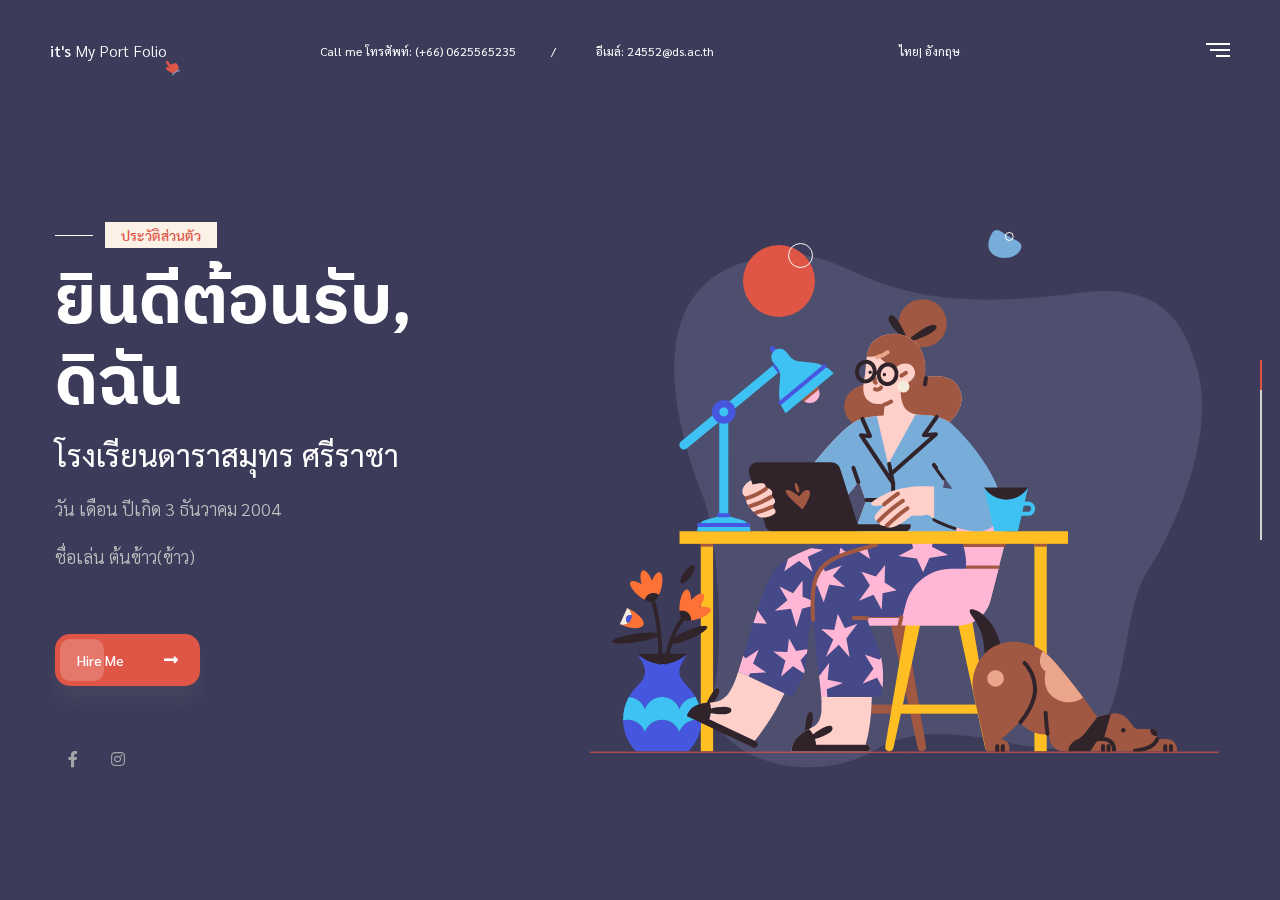
<file: index.html>
<!DOCTYPE html>
<html lang="TH">

<head>
    <!--====== Required meta tags ======-->
    <meta charset="utf-8" />
    <meta http-equiv="x-ua-compatible" content="ie=edge" />
    <meta name="description" content="" />
    <meta name="author" content="xxx">
    <meta name="viewport" content="width=device-width, initial-scale=1, shrink-to-fit=no" />

    <!--====== Title ======-->
    <title>It's Me - HTML Template || Home</title>
    <!--====== Favicon Icon ======-->
    <link rel="shortcut icon" href="assets/images/favicon.png" type="image/x-icon">
    <!--====== Google Fonts ======-->
    <link href="https://fonts.googleapis.com/css2?family=Sarabun:wght@400;500;600&display=swap" rel="stylesheet">
    <link href="https://fonts.googleapis.com/css2?family=IBM+Plex+Sans+Thai:wght@300;400;500&display=swap" rel="stylesheet">
    <link href="assets/css/fontawesome.5.9.0.min.css" rel="stylesheet">
    <!--====== Bootstrap ======-->
    <link href="assets/css/bootstrap-4.5.3.min.css" rel="stylesheet">
    <!--====== Spacing ======-->
    <link href="assets/css/spacing.min.css" rel="stylesheet">
    <!--====== PagePiling ======-->
    <link href="assets/css/jquery.pagepiling.css" rel="stylesheet">
    <!--====== Slick Slider ======-->
    <link href="assets/css/slick.min.css" rel="stylesheet">
    <!--====== Animate CSS ======-->
    <link href="assets/css/animate.min.css" rel="stylesheet">
    <!--====== Main css ======-->
    <link rel="stylesheet" href="assets/css/style.css">
    <!--====== Responsive css ======-->
    <link rel="stylesheet" href="assets/css/responsive.css">
</head>

<body class="body-piling dark-body">
    <div class="wrapper">
       
        <!-- Preloader -->
        <div class="preloader"></div>
        
        <header id="header" class="header">
            <div class="container-fluid">
                <div class="brand">
                    <a href="index.html" class="brand-name"><b>it's</b> My Port Folio</a>
                </div>
                <!--<div class="lets-chat">
                    <span>Let's Chat</span>
                    <button><i class="fab fa-rocketchat"></i></button>
                </div>-->
                <button class="nav-toggle-btn a-nav-toggle">
                    <span class="hamburger">
                        <span class="top-bun"></span>
                        <span class="meat"></span>
                        <span class="bottom-bun"></span>
                    </span>
                </button>
                <div class="hide-menu a-nav-toggle"></div>
                <div class="menu">
                    <div class="menu-lang">
                        <a href="#" class="menu-lang-item active">TH</a>
                        <a href="#" class="menu-lang-item">ENG</a>
                        
                    </div>
                    <div class="menu-main mt-100" id="accordion">
                        <ul id="menuMain">
                            <li data-menuanchor="About" class="active"><a href="#About">About</a></li>
                            <li data-menuanchor="Services"><a href="#Services">Services</a></li>
                            <li data-menuanchor="Skills"><a href="#Skills">Skills</a></li>
                            <li data-menuanchor="Resume"><a href="#Resume">Resume</a></li>
                            <li data-menuanchor="Portfolio"><a href="#Portfolio">Portfolio</a></li>
                            <li data-menuanchor="Testimonials"><a href="#Testimonials">Testimonials</a></li>
                            <li data-menuanchor="Weapons"><a href="#Weapons">Weapons</a></li>
                            <li data-menuanchor="Contact"><a href="#Contact">Contact</a></li>
                        </ul>
                    </div>
                    <div class="menu-ornament"></div>
                </div>
            </div>
        </header>
        <div id="content">
            <div class="a-pagepiling full-page">
                <div class="section pp-scrollable slide slide-about a-slide-typed" data-name="about">
                    <div class="slide-container">
                        <div class="container">
                            <div class="number-email-cv">
                                <ul class="number-email">
                                    <li>Call me <a href="โทรศัพท์: (+66) 0625565235">โทรศัพท์: (+66) 0625565235</a></li>
                                    <li><a href="อีเมล์: 24552@ds.ac.th">อีเมล์: 24552@ds.ac.th</a></li>
                                </ul>
                                    <li><a href="index.html">ไทย</a>| <a href="index-en.html">อังกฤษ</a></li>
                            </div>
                            <div class="row align-items-center">
                                <div class="col-lg-5">
                                    <div class="about-content pt-100 rpt-0 animate-element delay5 fadeInUp">
                                        <span class="sub-title mb-15 animate-element delay3 fadeInUp">ประวัติส่วนตัว</span>
                                        <h1 class="slide-title animate-element delay5 fadeInUp">ยินดีต้อนรับ,<br> ดิฉัน <span class="text-typed a-typed a-typed-about" data-text="ฉันท์ชนก จันทร์สุข"></span></h1>
                                        <h3 class="animate-element delay7 fadeInUp">โรงเรียนดาราสมุทร ศรีราชา</h3>
                                        <p class="animate-element delay8 fadeInUp">วัน เดือน ปีเกิด</b> 3 ธันวาคม 2004 </p>
                                        <p class="animate-element delay8 fadeInUp">ชื่อเล่น</b> ต้นข้าว(ข้าว) </p>
                                        <a href="#Contact" class="theme-btn mt-45 rmt-25 animate-element delay9 fadeInUp">hire me <i class="fas fa-long-arrow-alt-right"></i></a>
                                        <div class="social-style-one mt-55 rmt-35 animate-element delay10 fadeInUp">
                                            <a href="https://www.facebook.com/khaw.chanchanok"><i class="fab fa-facebook-f"></i></a>
                                            <a href="https://www.instagram.com/khqqw/"><i class="fab fa-instagram"></i></a>
                                        </div>
                                    </div>
                                </div>
                                <div class="col-lg-7">
                                    <div class="about-image pt-100 rpt-50 text-lg-right">
                                        <div class="about-inner-images">
                                            <img class="animate-element delay7 fadeInUp" src="assets/images/about/about-dark.png" alt="About">
                                            <img class="shape-one animate-element delay10 bounceIn" src="assets/images/about/shape-one-dark.png" alt="Shape">
                                            <img class="shape-two animate-element delay11 bounceIn" src="assets/images/about/shape-two-dark.png" alt="Shape">
                                        </div>
                                    </div>
                                </div>
                            </div>
                        </div>
                    </div>
                </div>
                <div class="section pp-scrollable slide slide-services slide-light slide-services a-slide-typed" data-name="services">
                    <div class="slide-container">
                        <div class="container">
                            <div class="row align-items-center">
                                <div class="col-lg-7">
                                    <div class="service-image animate-element delay4 fadeInUp">
                                        <span class="sub-title mb-75">ไลฟ์สไตล์</span>
                                        <div class="service-inner-images">
                                            <img src="assets/images/services/services-dark.png" alt="Service">
                                            <img class="shape-one animate-element delay6 bounceIn" src="assets/images/services/shape-one-dark.png" alt="shape">
                                            <img class="shape-two animate-element delay8 bounceIn" src="assets/images/services/shape-two-dark.png" alt="shape">
                                        </div>
                                    </div>
                                </div>
                                <div class="col-lg-5">
                                    <div class="service-content pt-100 rpt-55 animate-element delay5 fadeInUp">
                                        <div class="section-title mb-25">
                                            <h2 class="slide-title animate-element delay5 fadeInUp"> <span class="text-typed a-typed a-typed-services" data-text="กิจกรรมของฉัน"></span> </h2>
                                        </div>
                                        <p class="animate-element delay6 fadeInUp">โปรดปราน การดำเนินชีวิตแบบไลฟ์สไตล์ ตามธรรมชาติ ธรรมดาแบบชิวๆ ไม่หรูหราแต่เรียบง่าย <b></b></p>
                                        <div class="our-services animate-element delay8 fadeInUp">
                                            <div class="service-item">
                                                <div class="icon">
                                                    <img src="assets/images/services/service-icon1.png" alt="Icon">
                                                </div>
                                                <h4>ฟังเพลง</h4>
                                            </div>
                                            <div class="service-item">
                                                <div class="icon">
                                                    <img src="assets/images/services/service-icon2.png" alt="Icon">
                                                </div>
                                                <h4>ดูซีรี่ย์</h4>
                                            </div>
                                            <div class="service-item">
                                                <div class="icon">
                                                    <img src="assets/images/services/service-icon3.png" alt="Icon">
                                                </div>
                                                <h4>เล่นแบดมินตัน</h4>
                                            </div>
                                            <div class="service-item">
                                                <div class="icon">
                                                    <img src="assets/images/services/service-icon4.png" alt="Icon">
                                                </div>
                                                <h4>นอน</h4>
                                            </div>
                                        </div>
                                    </div>
                                </div>
                            </div>
                        </div>
                    </div>
                </div>
                <div class="section pp-scrollable slide slide-skills a-slide-typed" data-name="skills">
                    <div class="slide-container">
                        <div class="container">
                           <div class="row align-items-center">
                                <div class="col-lg-5">
                                    <div class="skill-content animate-element delay5 fadeInUp">
                                        <div class="section-title mb-25">
                                            <span class="sub-title mb-45">ทักษะพิเศษ</span>
                                            <h2 class="slide-title animate-element delay5 fadeInUp">ฝึกฝน เรียนรู้ ปฏิบัติ กลายเป็นทักษะความรู้ <span class="text-typed a-typed a-typed-skills" data-text="กลายเป็นทักษะความรู้"></span></h2>
                                        </div>
                                        <p class="animate-element delay6 fadeInUp">ความสามารถพิเศษ เป็นเครื่องมือยืนยัน ถึงประสบการณ์ ความรู้ของแต่ละบุคคล  <b>บ่งบอกถึงทักษะเฉพาะ</b></p>
                                        <div class="bar-list a-progressbar pt-5 animate-element delay9 fadeInUp">
                                            <div class="bar-item">
                                                <div class="row">
                                                    <div class="col bar-item-title">ฟังเพลง</div>
                                                    <div class="col-auto text-right bar-item-value">78%</div>
                                                </div>
                                                <div class="progress">
                                                    <div class="progress-bar" role="progressbar" aria-valuenow="78" aria-valuemin="0" aria-valuemax="100"></div>
                                                </div>
                                            </div>
                                            <div class="bar-item">
                                                <div class="row">
                                                    <div class="col bar-item-title">ดูซีรี่ย์</div>
                                                    <div class="col-auto text-right bar-item-value">95%</div>
                                                </div>
                                                <div class="progress">
                                                    <div class="progress-bar" role="progressbar" aria-valuenow="95" aria-valuemin="0" aria-valuemax="100"></div>
                                                </div>
                                            </div>
                                            <div class="bar-item">
                                                <div class="row">
                                                    <div class="col bar-item-title">นอน</div>
                                                    <div class="col-auto text-right bar-item-value">65%</div>
                                                </div>
                                                <div class="progress">
                                                    <div class="progress-bar" role="progressbar" aria-valuenow="65" aria-valuemin="0" aria-valuemax="100"></div>
                                                </div>
                                            </div>
                                            <div class="bar-item">
                                                <div class="row">
                                                    <div class="col bar-item-title">เล่นแบดมินตัน</div>
                                                    <div class="col-auto text-right bar-item-value">85%</div>
                                                </div>
                                                <div class="progress">
                                                    <div class="progress-bar" role="progressbar" aria-valuenow="85" aria-valuemin="0" aria-valuemax="100"></div>
                                                </div>
                                            </div>
                                        </div>
                                    </div>
                                </div>
                                <div class="col-lg-7">
                                    <div class="skill-image pt-55 text-lg-right animate-element delay4 fadeInUp">
                                        <div class="skill-images-inner">
                                            <img src="assets/images/skills/skills-dark.png" alt="Skills">
                                            <img class="shape-one animate-element delay6 bounceIn" src="assets/images/skills/shape-one.png" alt="shape">
                                            <img class="shape-two animate-element delay8 bounceIn" src="assets/images/skills/shape-two-dark.png" alt="shape">
                                        </div>
                                    </div>
                                </div>
                            </div>
                        </div>
                    </div>
                </div>
                <div class="section pp-scrollable slide slide-resume slide-light">
                    <div class="slide-container">
                        <div class="container">
                           <div class="row align-items-center">
                                <div class="col-lg-6">
                                    <div class="educations rmb-55">
                                        <div class="section-title mb-45 animate-element delay2 fadeInUp">
                                            <span class="sub-title mb-45">วุฒิการศึกษา</span>
                                            <h2 class="slide-title animate-element delay5 fadeInUp">วุฒิการศึกษา</h2>
                                        </div>
                                        <div class="edu-experi-wrap">
                                            <div class="edu-experi-item animate-element delay5 fadeInUp">
                                                <span class="years">2020-2022</span>
                                                <div class="vacancy-content">
                                                    <span class="title">ระดับมัธยมศึกษาตอนปลาย</span>
                                                    <h4 class="subject">แผนการเรียนรู้ อังกฤษ-คณิตศาสตร์</h4>
                                                    <h6 class="institution">โรงเรียนดาราสมุทร</h6>
                                                    <p>ทักษะฟัง พูด อ่าน เขียน ด้านภาษาต่างประเทศ</p>
                                                </div>
                                            </div>
                                            <div class="edu-experi-item animate-element delay8 fadeInUp">
                                                <span class="years">2017-2019</span>
                                                <div class="vacancy-content">
                                                    <span class="title">ระดับมัธยมศึกษาตอนต้น</span>
                                                    <h4 class="subject">แผนการเรียน วิทยาศาสตร์-คณิตศาสตร์</h4>
                                                    <h6 class="institution">โรงเรียนดาราสมุทร</h6>
                                                    <p>ทักษะการคิด วิเคราะห์ ด้านวิทยาศาสตร์</p>
                                                </div>
                                            </div>
                                        </div>
                                    </div>
                                </div>
                                <div class="col-lg-6">
                                    <div class="experiecnes">
                                        <div class="section-title mb-45 animate-element delay4 fadeInUp">
                                            <span class="sub-title mb-45">การศึกษา</span>
                                            <h2 class="slide-title animate-element delay5 fadeInUp">การศึกษา</h2>
                                        </div>
                                        <div class="edu-experi-wrap">
                                            <div class="edu-experi-item beahance animate-element delay7 fadeInUp">
                                                <span class="years">2011-2016</span>
                                                <div class="vacancy-content">
                                                    <span class="title">รดับประถมศึกษา</span>
                                                    <h4 class="subject">โรงเรียนดาราสมุทร</h4>
                                                    <p>ทักษะ <a href="https://www.behance.net"></a>ใช้ชีวิตประจำวันตามสุชลักษณะ การพึ่งพาตนเอง การทำกิจกรรม การสื่อสารกับเพื่อน </p>
                                                </div>
                                            </div>
                                            <div class="edu-experi-item dribbble animate-element delay10 fadeInUp">
                                                <span class="years">2008-2010</span>
                                                <div class="vacancy-content">
                                                    <span class="title">ระดับปฐมวัย</span>
                                                    <h4 class="subject">โรงเรียนดาราสมุทร</h4>
                                                    <p>การพูด  <a href="https://dribbble.com">ฟัง</a>อ่าน เขียน พื้นฐานถูกต้อง การบวก ลบ คูณ  หาร ตัวเลข  กิจกรรมเสริมสมรรถภาพ ด้านภาษา มากกว่า2ภาษา</p>
                                                </div>
                                            </div>
                                        </div>
                                    </div>
                                </div>
                            </div>
                        </div>
                    </div>
                </div>
                <div class="section pp-scrollable slide slide-portfolio a-slide-typed" data-name="portfolio">
                    <div class="slide-container">
                        <div class="container">
                           <div class="row align-items-center justify-content-between mb-25">
                                <div class="col-xl-5 col-lg-6">
                                    <div class="portfolio-content">
                                        <div class="section-title mb-35">
                                            <span class="sub-title mb-45 animate-element delay5 fadeInUp">ผลงาน/เกียรติบัตร</span>
                                            <h2 class="slide-title animate-element delay6 fadeInUp">ผลงานและเกียรติบัตร <span class="text-typed a-typed a-typed-portfolio" data-text="สำคัญ."></span></h2>
                                        </div>
                                        <p class="animate-element delay7 fadeInUp">รวมภาพ กิจกรรมจิตอาสา จิสาธารณะ วุฒิบัตรและผลงานด้านการอบรม <b><a href="#">วุฒิบัตรและผลงานด้านการอบรม</a></b></p>
                                        <a href="blog.html" class="read-more mt-45 rmt-25 animate-element delay8 fadeInUp">และผลงานอื่นๆ ที่เกี่ยวข้อง <i class="fas fa-long-arrow-alt-right"></i></a>
                                    </div>
                                </div>
                                <div class="col-xl-5 col-lg-6">
                                    <div class="counter-wrap rmb-15 animate-element delay9 fadeInUp">
                                        <div class="success-box">
                                            <span class="count-text lass-than-ten" data-speed="3000" data-stop="7">0</span>
                                            <h6>Years of Experience</h6>
                                        </div>
                                        <div class="success-box">
                                            <span class="count-text plus" data-speed="3000" data-stop="120">0</span>
                                            <h6>Satisfied Clients</h6>
                                        </div>
                                    </div>
                                </div>
                            </div>
                            <div class="portfolio-wrap">
                                <div class="portfolio-item animate-element delay11 fadeInUp">
                                    <img src="assets/images/acitivities/portfolio1.png" alt="Portfolio">
                                </div>
                                <div class="portfolio-item animate-element delay13 fadeInUp">
                                    <img src="assets/images/acitivities/portfolio2.png" alt="Portfolio">
                                </div>
                                <div class="portfolio-item">
                                    <img src="assets/images/acitivities/portfolio1.png" alt="Portfolio">
                                </div>
                                <div class="portfolio-item">
                                    <img src="assets/images/acitivities/portfolio2.png" alt="Portfolio">
                                </div>
                            </div>
                        </div>
                    </div>
                </div>
                <!--<div class="section pp-scrollable slide slide-testimonials slide-light a-slide-typed" data-name="testimonials">
                     <div class="slide-container">
                        <div class="container">
                            <div class="row align-items-end">
                                <div class="col-lg-6">
                                    <div class="testimonial-left-image rmb-75 animate-element delay5 fadeInUp">
                                        <img src="assets/images/testimonials/testimonial-dark.png" alt="testimonials">
                                        <img class="shape-one animate-element delay8 bounceIn" src="assets/images/testimonials/shape-one-dark.png" alt="shape">
                                        <img class="shape-two animate-element delay5 zoomInLeft" src="assets/images/testimonials/shape-two.png" alt="shape">
                                    </div>
                                </div>
                                <div class="col-lg-6">
                                    <div class="testimonials-content ml-lg-auto rel">
                                        <div class="section-title mb-35">
                                            <span class="sub-title mb-45 animate-element delay6 fadeInUp">Testimonial</span>
                                            <h2 class="slide-title animate-element delay7 fadeInUp">What my happy <span class="text-typed a-typed a-typed-testimonials" data-text="client"></span> saying their services.</h2>
                                            <p class="animate-element delay7 fadeInUp">As a designer I have been working few years in this sector, and i have complted lot's of project <b><a href="#">see here.</a></b></p>
                                        </div>
                                        <div class="animate-element delay9 fadeInUp">
                                            <p>Really they guy is amazing , he saved my times and properly have completed my requirment with great effort. I appreciate to him for web & app design, he is good at fit.</p>
                                        
                                        </div>
                                        
                                    </div>
                                </div>
                            </div>
                        </div>
                    </div>
                </div>-->
                <div class="section pp-scrollable slide slide-weapons a-slide-typed" data-name="weapons">
                    <div class="slide-container">
                        <div class="container">
                           <div class="row align-items-center">
                                <div class="col-lg-6">
                                    <div class="weapons-content rmb-75 animate-element delay5 fadeInUp">
                                        <div class="section-title mb-35">
                                            <span class="sub-title mb-45">Coputer Skills</span>
                                            <h2 class="slide-title animate-element delay5 fadeInUp">My <span class="text-typed a-typed a-typed-weapons" data-text="favorite tools"></span> which i Used Everyday in my life.</h2>
                                        </div>
                                        <p class="animate-element delay6 fadeInUp">I always loved those software that I use in my work, because I am very good at these, these are the main tools of my design  career those are help me for make sure my Clients satisfication.</p>
                                        <a href="#About" class="read-more mt-15 animate-element delay8 fadeInUp">Lets See My Work Process <i class="fas fa-long-arrow-alt-right"></i></a>
                                    </div>
                                </div>
                                <div class="col-lg-6">
                                    <div class="weapons-images">
                                        <div class="weapons-item one animate-element delay11 bounceIn">
                                            <img src="assets/images/weapons/figma.png" alt="Figma">
                                        </div>
                                        <div class="weapons-item two animate-element delay5 fadeInDown">
                                            <img src="assets/images/weapons/xd.png" alt="XD">
                                        </div>
                                        <div class="weapons-item three animate-element delay6 fadeInUp">
                                            <img src="assets/images/weapons/linkedin.png" alt="linkedin">
                                        </div>
                                        <div class="weapons-item four animate-element delay7 fadeInLeft">
                                            <img src="assets/images/weapons/sketch.png" alt="sketch">
                                        </div>
                                        <div class="weapons-item five animate-element delay8 fadeInRight">
                                            <img src="assets/images/weapons/google.png" alt="google">
                                        </div>
                                        <div class="weapons-item six animate-element delay9 fadeInLeft">
                                            <img src="assets/images/weapons/dribbble.png" alt="dribbble">
                                        </div>
                                        <div class="weapons-item seven animate-element delay10 fadeInUp">
                                            <img src="assets/images/weapons/skype.png" alt="skype">
                                        </div>
                                        <div class="weapons-item eight animate-element delay5 fadeInRight">
                                            <img src="assets/images/weapons/slack.png" alt="slack">
                                        </div>
                                    </div>
                                </div>
                            </div>
                        </div>
                    </div>
                </div>
                <div class="section pp-scrollable slide slide-contact slide-light">
                    <div class="slide-container">
                        <div class="container">
                           <div class="contact-wrap mb-185 rmb-95">
                               <div class="row align-items-end">
                                    <div class="col-lg-7">
                                        <div class="contact-content">
                                            <div class="section-title mb-55">
                                               <span class="sub-title mb-55 animate-element delay5 fadeInUp">contact me</span>
                                                <h2 class="slide-title animate-element delay6 fadeInUp">Estimate your project? Let me know here.</h2>
                                            </div>
                                            <form action="#" class="contact-form animate-element delay8 fadeInUp">
                                                <div class="form-group">
                                                    <input type="text" id="name" name="name" class="form-control" placeholder="What's your name?" required>
                                                </div>
                                                <div class="form-group">
                                                    <input type="email" id="email" name="email" class="form-control" placeholder="Your email" required>
                                                </div>
                                                <div class="form-group">
                                                    <textarea name="message" id="message" rows="1" class="form-control" placeholder="Tell me about your project" required></textarea>
                                                </div>
                                                <button type="submit"><i class="fas fa-paper-plane"></i></button>
                                            </form>
                                        </div>
                                    </div>
                                    <div class="col-lg-5">
                                        <div class="contact-image animate-element text-center delay7 fadeInLeft">
                                            <img src="assets/images/contact/contact.png" alt="Contact">
                                        </div>
                                    </div>
                                </div>
                           </div>
                           <div class="footer-contact text-center mb-35">
                               <div class="section-title mb-30 animate-element delay8 fadeInUp">
                                   <h2>ช่องทางการติดต่อ สื่อสาร</h2>
                               </div>
                               <span class="country list-inline-item animate-element delay9 fadeInUp">ศรีราชา ชลบุรี</span>
                               <h3 class="animate-element delay6 fadeInUp"><a href="mailto:hello_niharik@gmail.com">24552@ds.ac.th</a></h3>
                               <a href="callto:(+778)675-0765" class="number list-inline-item animate-element delay10 fadeInUp">(+66)0625565235</a>
                               <!--<div class="social-style-two mt-25 animate-element delay11 fadeInUp">
                                    <a href="#"><img src="assets/images/contact/social-dribbble.png" alt="Social"></a>
                                    <a href="#"><img src="assets/images/contact/social-behance.png" alt="Social"></a>
                                    <a href="#"><img src="assets/images/contact/social-instagram.png" alt="Social"></a>
                                </div>-->
                           </div>
                        </div>
                        <div class="footer-bottom-girl animate-element delay12 zoomIn">
                           <img src="assets/images/contact/footer-bottom-girl.png" alt="footer girl">
                       </div>
                        <div class="footer-bottom-shape">
                            <img src="assets/images/contact/footer-bottom-shape.png" alt="Shape">
                        </div>
                    </div>
                </div>
            </div>
        </div>
        <div class="container-fliuid">
            <div class="progress-nav">
                <ul id="menu">
                    <li data-menuanchor="About" class="active"></li>
                    <li data-menuanchor="Services"></li>
                    <li data-menuanchor="Skills"></li>
                    <li data-menuanchor="Resume"></li>
                    <li data-menuanchor="Portfolio"></li>
                    <!--<li data-menuanchor="Testimonials"></li>-->
                    <!--<li data-menuanchor="Weapons"></li>-->
                    <li data-menuanchor="Contact"></li>
                </ul>
            </div>
        </div>
    </div>
    
    <!--====== Jquery ======-->
    <script src="assets/js/jquery-3.6.0.min.js"></script>
    <!--====== Bootstrap ======-->
    <script src="assets/js/bootstrap.4.5.3.min.js"></script>
    <!--====== PagePiling ======-->
    <script src="assets/js/jquery.pagepiling.min.js"></script>
    <!--====== Jquery Viewport ======-->
    <script src="assets/js/jquery.viewport.js"></script>
    <!--====== SmoothScroll ======-->
    <script src="assets/js/smoothscroll.js"></script>
    <!--====== Popper ======-->
    <script src="assets/js/popper.min.js"></script>
    <!--====== Slick Slider ======-->
    <script src="assets/js/slick.min.js"></script>
    <!--====== Typed ======-->
    <script src="assets/js/typed.min.js"></script>
    <!--====== Main JS ======-->
    <script src="assets/js/script.js"></script>
</body>

</html>
</file>
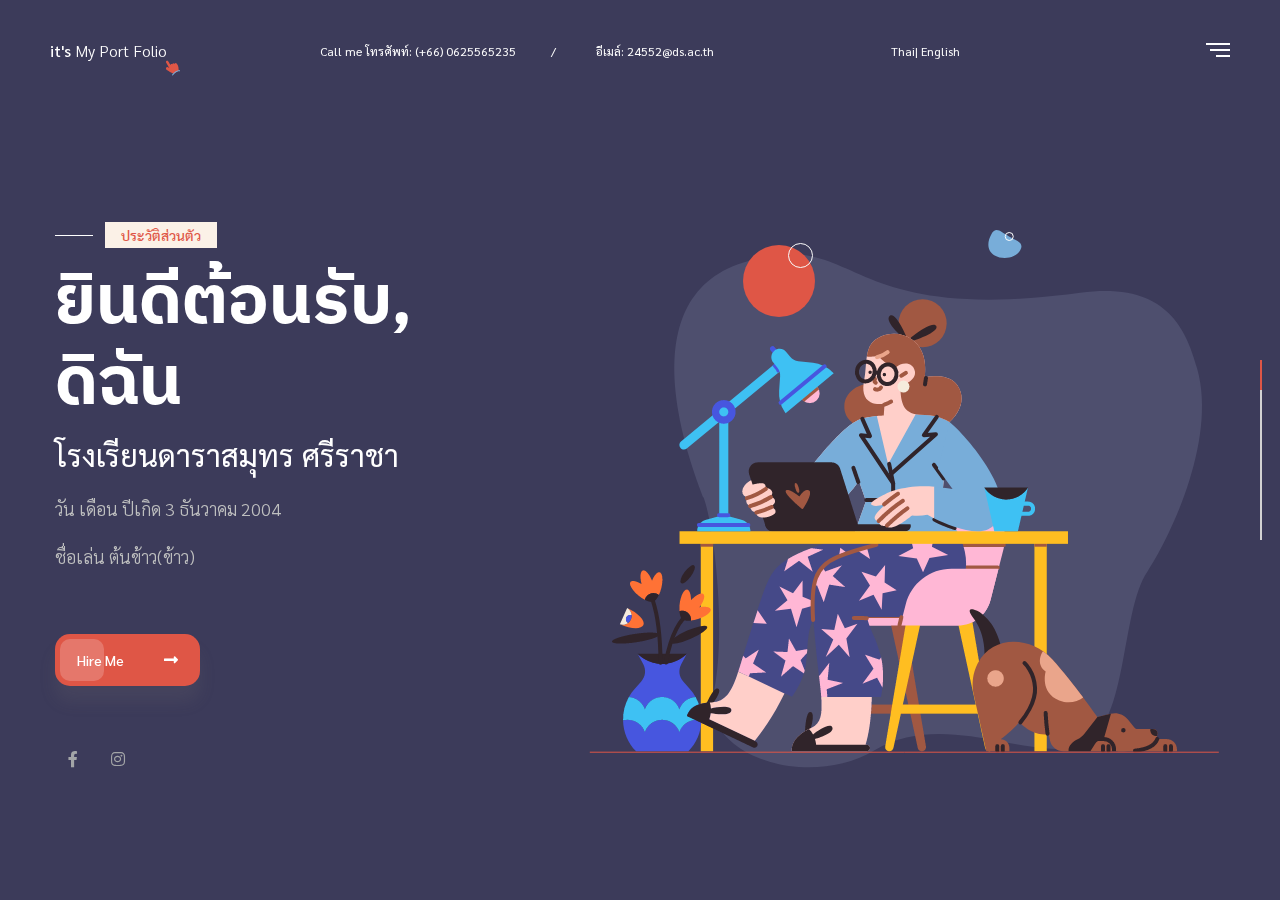
<file: index-en.html>
<!DOCTYPE html>
<html lang="en">

<head>
    <!--====== Required meta tags ======-->
    <meta charset="utf-8" />
    <meta http-equiv="x-ua-compatible" content="ie=edge" />
    <meta name="description" content="" />
    <meta name="author" content="xxx">
    <meta name="viewport" content="width=device-width, initial-scale=1, shrink-to-fit=no" />

    <!--====== Title ======-->
    <title>It's Me - HTML Template || Home</title>
    <!--====== Favicon Icon ======-->
    <link rel="shortcut icon" href="assets/images/favicon.png" type="image/x-icon">
    <!--====== Google Fonts ======-->
    <link href="https://fonts.googleapis.com/css2?family=Sarabun:wght@400;500;600&display=swap" rel="stylesheet">
    <link href="https://fonts.googleapis.com/css2?family=IBM+Plex+Sans+Thai:wght@300;400;500&display=swap" rel="stylesheet">
    <link href="assets/css/fontawesome.5.9.0.min.css" rel="stylesheet">
    <!--====== Bootstrap ======-->
    <link href="assets/css/bootstrap-4.5.3.min.css" rel="stylesheet">
    <!--====== Spacing ======-->
    <link href="assets/css/spacing.min.css" rel="stylesheet">
    <!--====== PagePiling ======-->
    <link href="assets/css/jquery.pagepiling.css" rel="stylesheet">
    <!--====== Slick Slider ======-->
    <link href="assets/css/slick.min.css" rel="stylesheet">
    <!--====== Animate CSS ======-->
    <link href="assets/css/animate.min.css" rel="stylesheet">
    <!--====== Main css ======-->
    <link rel="stylesheet" href="assets/css/style.css">
    <!--====== Responsive css ======-->
    <link rel="stylesheet" href="assets/css/responsive.css">
</head>

<body class="body-piling dark-body">
    <div class="wrapper">
       
        <!-- Preloader -->
        <div class="preloader"></div>
        
        <header id="header" class="header">
            <div class="container-fluid">
                <div class="brand">
                    <a href="index-en.html" class="brand-name"><b>it's</b> My Port Folio</a>
                </div>
                <!--<div class="lets-chat">
                    <span>Let's Chat</span>
                    <button><i class="fab fa-rocketchat"></i></button>
                </div>-->
                <button class="nav-toggle-btn a-nav-toggle">
                    <span class="hamburger">
                        <span class="top-bun"></span>
                        <span class="meat"></span>
                        <span class="bottom-bun"></span>
                    </span>
                </button>
                <div class="hide-menu a-nav-toggle"></div>
                <div class="menu">
                    <div class="menu-lang">
                        <a href="index.html" class="menu-lang-item active">TH</a>
                        <a href="index-en.html" class="menu-lang-item">ENG</a>
                        
                    </div>
                    <div class="menu-main mt-100" id="accordion">
                        <ul id="menuMain">
                            <li data-menuanchor="About" class="active"><a href="#About">About</a></li>
                            <li data-menuanchor="Lifestyle"><a href="#Services">Services</a></li>
                            <li data-menuanchor="Skills"><a href="#Skills">Skills</a></li>
                            <li data-menuanchor="Resume"><a href="#Resume">Resume</a></li>
                            <li data-menuanchor="Portfolio"><a href="#Portfolio">Portfolio</a></li>
                            <!--<li data-menuanchor="Testimonials"><a href="#Testimonials">Testimonials</a></li>-->
                            <!--<li data-menuanchor="Weapons"><a href="#Weapons">Weapons</a></li>-->
                            <li data-menuanchor="Contact"><a href="#Contact">Contact</a></li>
                        </ul>
                    </div>
                    <div class="menu-ornament"></div>
                </div>
            </div>
        </header>
        <div id="content">
            <div class="a-pagepiling full-page">
                <div class="section pp-scrollable slide slide-about a-slide-typed" data-name="about">
                    <div class="slide-container">
                        <div class="container">
                            <div class="number-email-cv">
                                <ul class="number-email">
                                    <li>Call me <a href="โทรศัพท์: (+66) 0625565235">โทรศัพท์: (+66) 0625565235</a></li>
                                    <li><a href="อีเมล์: 24552@ds.ac.th">อีเมล์: 24552@ds.ac.th</a></li>
                                </ul>
                                    <li><a href="index.html">Thai</a>| <a href="index-en.html">English</a></li>
                            </div>
                            <div class="row align-items-center">
                                <div class="col-lg-5">
                                    <div class="about-content pt-100 rpt-0 animate-element delay5 fadeInUp">
                                        <span class="sub-title mb-15 animate-element delay3 fadeInUp">ประวัติส่วนตัว</span>
                                        <h1 class="slide-title animate-element delay5 fadeInUp">ยินดีต้อนรับ,<br> ดิฉัน <span class="text-typed a-typed a-typed-about" data-text="ฉันท์ชนก จันทร์สุข"></span></h1>
                                        <h3 class="animate-element delay7 fadeInUp">โรงเรียนดาราสมุทร ศรีราชา</h3>
                                        <p class="animate-element delay8 fadeInUp">วัน เดือน ปีเกิด</b> 3 ธันวาคม 2004 </p>
                                        <p class="animate-element delay8 fadeInUp">ชื่อเล่น</b> ต้นข้าว(ข้าว) </p>
                                        <a href="#Contact" class="theme-btn mt-45 rmt-25 animate-element delay9 fadeInUp">hire me <i class="fas fa-long-arrow-alt-right"></i></a>
                                        <div class="social-style-one mt-55 rmt-35 animate-element delay10 fadeInUp">
                                            <a href="https://www.facebook.com/khaw.chanchanok"><i class="fab fa-facebook-f"></i></a>
                                            <a href="https://www.instagram.com/khqqw/"><i class="fab fa-instagram"></i></a>
                                        </div>
                                    </div>
                                </div>
                                <div class="col-lg-7">
                                    <div class="about-image pt-100 rpt-50 text-lg-right">
                                        <div class="about-inner-images">
                                            <img class="animate-element delay7 fadeInUp" src="assets/images/about/about-dark.png" alt="About">
                                            <img class="shape-one animate-element delay10 bounceIn" src="assets/images/about/shape-one-dark.png" alt="Shape">
                                            <img class="shape-two animate-element delay11 bounceIn" src="assets/images/about/shape-two-dark.png" alt="Shape">
                                        </div>
                                    </div>
                                </div>
                            </div>
                        </div>
                    </div>
                </div>
                <div class="section pp-scrollable slide slide-services slide-light slide-services a-slide-typed" data-name="services">
                    <div class="slide-container">
                        <div class="container">
                            <div class="row align-items-center">
                                <div class="col-lg-7">
                                    <div class="service-image animate-element delay4 fadeInUp">
                                        <span class="sub-title mb-75">ไลฟ์สไตล์</span>
                                        <div class="service-inner-images">
                                            <img src="assets/images/services/services-dark.png" alt="Service">
                                            <img class="shape-one animate-element delay6 bounceIn" src="assets/images/services/shape-one-dark.png" alt="shape">
                                            <img class="shape-two animate-element delay8 bounceIn" src="assets/images/services/shape-two-dark.png" alt="shape">
                                        </div>
                                    </div>
                                </div>
                                <div class="col-lg-5">
                                    <div class="service-content pt-100 rpt-55 animate-element delay5 fadeInUp">
                                        <div class="section-title mb-25">
                                            <h2 class="slide-title animate-element delay5 fadeInUp"> <span class="text-typed a-typed a-typed-services" data-text="กิจกรรมของฉัน"></span> </h2>
                                        </div>
                                        <p class="animate-element delay6 fadeInUp">โปรดปราน การดำเนินชีวิตแบบไลฟ์สไตล์ ตามธรรมชาติ ธรรมดาแบบชิวๆ ไม่หรูหราแต่เรียบง่าย <b></b></p>
                                        <div class="our-services animate-element delay8 fadeInUp">
                                            <div class="service-item">
                                                <div class="icon">
                                                    <img src="assets/images/services/service-icon1.png" alt="Icon">
                                                </div>
                                                <h4>ฟังเพลง</h4>
                                            </div>
                                            <div class="service-item">
                                                <div class="icon">
                                                    <img src="assets/images/services/service-icon2.png" alt="Icon">
                                                </div>
                                                <h4>ดูซีรี่ย์</h4>
                                            </div>
                                            <div class="service-item">
                                                <div class="icon">
                                                    <img src="assets/images/services/service-icon3.png" alt="Icon">
                                                </div>
                                                <h4>เล่นแบดมินตัน</h4>
                                            </div>
                                            <div class="service-item">
                                                <div class="icon">
                                                    <img src="assets/images/services/service-icon4.png" alt="Icon">
                                                </div>
                                                <h4>นอน</h4>
                                            </div>
                                        </div>
                                    </div>
                                </div>
                            </div>
                        </div>
                    </div>
                </div>
                <div class="section pp-scrollable slide slide-skills a-slide-typed" data-name="skills">
                    <div class="slide-container">
                        <div class="container">
                           <div class="row align-items-center">
                                <div class="col-lg-5">
                                    <div class="skill-content animate-element delay5 fadeInUp">
                                        <div class="section-title mb-25">
                                            <span class="sub-title mb-45">ทักษะพิเศษ</span>
                                            <h2 class="slide-title animate-element delay5 fadeInUp">ฝึกฝน เรียนรู้ ปฏิบัติ กลายเป็นทักษะความรู้ <span class="text-typed a-typed a-typed-skills" data-text="กลายเป็นทักษะความรู้"></span></h2>
                                        </div>
                                        <p class="animate-element delay6 fadeInUp">ความสามารถพิเศษ เป็นเครื่องมือยืนยัน ถึงประสบการณ์ ความรู้ของแต่ละบุคคล  <b>บ่งบอกถึงทักษะเฉพาะ</b></p>
                                        <div class="bar-list a-progressbar pt-5 animate-element delay9 fadeInUp">
                                            <div class="bar-item">
                                                <div class="row">
                                                    <div class="col bar-item-title">ฟังเพลง</div>
                                                    <div class="col-auto text-right bar-item-value">78%</div>
                                                </div>
                                                <div class="progress">
                                                    <div class="progress-bar" role="progressbar" aria-valuenow="78" aria-valuemin="0" aria-valuemax="100"></div>
                                                </div>
                                            </div>
                                            <div class="bar-item">
                                                <div class="row">
                                                    <div class="col bar-item-title">ดูซีรี่ย์</div>
                                                    <div class="col-auto text-right bar-item-value">95%</div>
                                                </div>
                                                <div class="progress">
                                                    <div class="progress-bar" role="progressbar" aria-valuenow="95" aria-valuemin="0" aria-valuemax="100"></div>
                                                </div>
                                            </div>
                                            <div class="bar-item">
                                                <div class="row">
                                                    <div class="col bar-item-title">นอน</div>
                                                    <div class="col-auto text-right bar-item-value">65%</div>
                                                </div>
                                                <div class="progress">
                                                    <div class="progress-bar" role="progressbar" aria-valuenow="65" aria-valuemin="0" aria-valuemax="100"></div>
                                                </div>
                                            </div>
                                            <div class="bar-item">
                                                <div class="row">
                                                    <div class="col bar-item-title">เล่นแบดมินตัน</div>
                                                    <div class="col-auto text-right bar-item-value">85%</div>
                                                </div>
                                                <div class="progress">
                                                    <div class="progress-bar" role="progressbar" aria-valuenow="85" aria-valuemin="0" aria-valuemax="100"></div>
                                                </div>
                                            </div>
                                        </div>
                                    </div>
                                </div>
                                <div class="col-lg-7">
                                    <div class="skill-image pt-55 text-lg-right animate-element delay4 fadeInUp">
                                        <div class="skill-images-inner">
                                            <img src="assets/images/skills/skills-dark.png" alt="Skills">
                                            <img class="shape-one animate-element delay6 bounceIn" src="assets/images/skills/shape-one.png" alt="shape">
                                            <img class="shape-two animate-element delay8 bounceIn" src="assets/images/skills/shape-two-dark.png" alt="shape">
                                        </div>
                                    </div>
                                </div>
                            </div>
                        </div>
                    </div>
                </div>
                <div class="section pp-scrollable slide slide-resume slide-light">
                    <div class="slide-container">
                        <div class="container">
                           <div class="row align-items-center">
                                <div class="col-lg-6">
                                    <div class="educations rmb-55">
                                        <div class="section-title mb-45 animate-element delay2 fadeInUp">
                                            <span class="sub-title mb-45">วุฒิการศึกษา</span>
                                            <h2 class="slide-title animate-element delay5 fadeInUp">วุฒิการศึกษา</h2>
                                        </div>
                                        <div class="edu-experi-wrap">
                                            <div class="edu-experi-item animate-element delay5 fadeInUp">
                                                <span class="years">2020-2022</span>
                                                <div class="vacancy-content">
                                                    <span class="title">ระดับมัธยมศึกษาตอนปลาย</span>
                                                    <h4 class="subject">แผนการเรียนรู้ อังกฤษ-คณิตศาสตร์</h4>
                                                    <h6 class="institution">โรงเรียนดาราสมุทร</h6>
                                                    <p>ทักษะฟัง พูด อ่าน เขียน ด้านภาษาต่างประเทศ</p>
                                                </div>
                                            </div>
                                            <div class="edu-experi-item animate-element delay8 fadeInUp">
                                                <span class="years">2017-2019</span>
                                                <div class="vacancy-content">
                                                    <span class="title">ระดับมัธยมศึกษาตอนต้น</span>
                                                    <h4 class="subject">แผนการเรียน วิทยาศาสตร์-คณิตศาสตร์</h4>
                                                    <h6 class="institution">โรงเรียนดาราสมุทร</h6>
                                                    <p>ทักษะการคิด วิเคราะห์ ด้านวิทยาศาสตร์</p>
                                                </div>
                                            </div>
                                        </div>
                                    </div>
                                </div>
                                <div class="col-lg-6">
                                    <div class="experiecnes">
                                        <div class="section-title mb-45 animate-element delay4 fadeInUp">
                                            <span class="sub-title mb-45">การศึกษา</span>
                                            <h2 class="slide-title animate-element delay5 fadeInUp">การศึกษา</h2>
                                        </div>
                                        <div class="edu-experi-wrap">
                                            <div class="edu-experi-item beahance animate-element delay7 fadeInUp">
                                                <span class="years">2011-2016</span>
                                                <div class="vacancy-content">
                                                    <span class="title">รดับประถมศึกษา</span>
                                                    <h4 class="subject">โรงเรียนดาราสมุทร</h4>
                                                    <p>ทักษะ <a href="https://www.behance.net"></a>ใช้ชีวิตประจำวันตามสุชลักษณะ การพึ่งพาตนเอง การทำกิจกรรม การสื่อสารกับเพื่อน </p>
                                                </div>
                                            </div>
                                            <div class="edu-experi-item dribbble animate-element delay10 fadeInUp">
                                                <span class="years">2008-2010</span>
                                                <div class="vacancy-content">
                                                    <span class="title">ระดับปฐมวัย</span>
                                                    <h4 class="subject">โรงเรียนดาราสมุทร</h4>
                                                    <p>การพูด  <a href="https://dribbble.com">ฟัง</a>อ่าน เขียน พื้นฐานถูกต้อง การบวก ลบ คูณ  หาร ตัวเลข  กิจกรรมเสริมสมรรถภาพ ด้านภาษา มากกว่า2ภาษา</p>
                                                </div>
                                            </div>
                                        </div>
                                    </div>
                                </div>
                            </div>
                        </div>
                    </div>
                </div>
                <div class="section pp-scrollable slide slide-portfolio a-slide-typed" data-name="portfolio">
                    <div class="slide-container">
                        <div class="container">
                           <div class="row align-items-center justify-content-between mb-25">
                                <div class="col-xl-5 col-lg-6">
                                    <div class="portfolio-content">
                                        <div class="section-title mb-35">
                                            <span class="sub-title mb-45 animate-element delay5 fadeInUp">ผลงาน/เกียรติบัตร</span>
                                            <h2 class="slide-title animate-element delay6 fadeInUp">ผลงานและเกียรติบัตร <span class="text-typed a-typed a-typed-portfolio" data-text="สำคัญ."></span></h2>
                                        </div>
                                        <p class="animate-element delay7 fadeInUp">รวมภาพ กิจกรรมจิตอาสา จิสาธารณะ วุฒิบัตรและผลงานด้านการอบรม <b><a href="#">วุฒิบัตรและผลงานด้านการอบรม</a></b></p>
                                        <a href="blog.html" class="read-more mt-45 rmt-25 animate-element delay8 fadeInUp">และผลงานอื่นๆ ที่เกี่ยวข้อง <i class="fas fa-long-arrow-alt-right"></i></a>
                                    </div>
                                </div>
                                <div class="col-xl-5 col-lg-6">
                                    <div class="counter-wrap rmb-15 animate-element delay9 fadeInUp">
                                        <div class="success-box">
                                            <span class="count-text lass-than-ten" data-speed="3000" data-stop="7">0</span>
                                            <h6>Years of Experience</h6>
                                        </div>
                                        <div class="success-box">
                                            <span class="count-text plus" data-speed="3000" data-stop="120">0</span>
                                            <h6>Satisfied Clients</h6>
                                        </div>
                                    </div>
                                </div>
                            </div>
                            <div class="portfolio-wrap">
                                <div class="portfolio-item animate-element delay11 fadeInUp">
                                    <img src="assets/images/acitivities/portfolio1.png" alt="Portfolio">
                                </div>
                                <div class="portfolio-item animate-element delay13 fadeInUp">
                                    <img src="assets/images/acitivities/portfolio2.png" alt="Portfolio">
                                </div>
                                <div class="portfolio-item">
                                    <img src="assets/images/acitivities/portfolio1.png" alt="Portfolio">
                                </div>
                                <div class="portfolio-item">
                                    <img src="assets/images/acitivities/portfolio2.png" alt="Portfolio">
                                </div>
                            </div>
                        </div>
                    </div>
                </div>
                <!--<div class="section pp-scrollable slide slide-testimonials slide-light a-slide-typed" data-name="testimonials">
                     <div class="slide-container">
                        <div class="container">
                            <div class="row align-items-end">
                                <div class="col-lg-6">
                                    <div class="testimonial-left-image rmb-75 animate-element delay5 fadeInUp">
                                        <img src="assets/images/testimonials/testimonial-dark.png" alt="testimonials">
                                        <img class="shape-one animate-element delay8 bounceIn" src="assets/images/testimonials/shape-one-dark.png" alt="shape">
                                        <img class="shape-two animate-element delay5 zoomInLeft" src="assets/images/testimonials/shape-two.png" alt="shape">
                                    </div>
                                </div>
                                <div class="col-lg-6">
                                    <div class="testimonials-content ml-lg-auto rel">
                                        <div class="section-title mb-35">
                                            <span class="sub-title mb-45 animate-element delay6 fadeInUp">Testimonial</span>
                                            <h2 class="slide-title animate-element delay7 fadeInUp">What my happy <span class="text-typed a-typed a-typed-testimonials" data-text="client"></span> saying their services.</h2>
                                            <p class="animate-element delay7 fadeInUp">As a designer I have been working few years in this sector, and i have complted lot's of project <b><a href="#">see here.</a></b></p>
                                        </div>
                                        <div class="animate-element delay9 fadeInUp">
                                            <p>Really they guy is amazing , he saved my times and properly have completed my requirment with great effort. I appreciate to him for web & app design, he is good at fit.</p>
                                        
                                        </div>
                                        
                                    </div>
                                </div>
                            </div>
                        </div>
                    </div>
                </div>-->
                <div class="section pp-scrollable slide slide-weapons a-slide-typed" data-name="weapons">
                    <div class="slide-container">
                        <div class="container">
                           <div class="row align-items-center">
                                <div class="col-lg-6">
                                    <div class="weapons-content rmb-75 animate-element delay5 fadeInUp">
                                        <div class="section-title mb-35">
                                            <span class="sub-title mb-45">Coputer Skills</span>
                                            <h2 class="slide-title animate-element delay5 fadeInUp">My <span class="text-typed a-typed a-typed-weapons" data-text="favorite tools"></span> which i Used Everyday in my life.</h2>
                                        </div>
                                        <p class="animate-element delay6 fadeInUp">I always loved those software that I use in my work, because I am very good at these, these are the main tools of my design  career those are help me for make sure my Clients satisfication.</p>
                                        <a href="#About" class="read-more mt-15 animate-element delay8 fadeInUp">Lets See My Work Process <i class="fas fa-long-arrow-alt-right"></i></a>
                                    </div>
                                </div>
                                <div class="col-lg-6">
                                    <div class="weapons-images">
                                        <div class="weapons-item one animate-element delay11 bounceIn">
                                            <img src="assets/images/weapons/figma.png" alt="Figma">
                                        </div>
                                        <div class="weapons-item two animate-element delay5 fadeInDown">
                                            <img src="assets/images/weapons/xd.png" alt="XD">
                                        </div>
                                        <div class="weapons-item three animate-element delay6 fadeInUp">
                                            <img src="assets/images/weapons/linkedin.png" alt="linkedin">
                                        </div>
                                        <div class="weapons-item four animate-element delay7 fadeInLeft">
                                            <img src="assets/images/weapons/sketch.png" alt="sketch">
                                        </div>
                                        <div class="weapons-item five animate-element delay8 fadeInRight">
                                            <img src="assets/images/weapons/google.png" alt="google">
                                        </div>
                                        <div class="weapons-item six animate-element delay9 fadeInLeft">
                                            <img src="assets/images/weapons/dribbble.png" alt="dribbble">
                                        </div>
                                        <div class="weapons-item seven animate-element delay10 fadeInUp">
                                            <img src="assets/images/weapons/skype.png" alt="skype">
                                        </div>
                                        <div class="weapons-item eight animate-element delay5 fadeInRight">
                                            <img src="assets/images/weapons/slack.png" alt="slack">
                                        </div>
                                    </div>
                                </div>
                            </div>
                        </div>
                    </div>
                </div>
                <div class="section pp-scrollable slide slide-contact slide-light">
                    <div class="slide-container">
                        <div class="container">
                           <div class="contact-wrap mb-185 rmb-95">
                               <div class="row align-items-end">
                                    <div class="col-lg-7">
                                        <div class="contact-content">
                                            <div class="section-title mb-55">
                                               <span class="sub-title mb-55 animate-element delay5 fadeInUp">contact me</span>
                                                <h2 class="slide-title animate-element delay6 fadeInUp">Estimate your project? Let me know here.</h2>
                                            </div>
                                            <form action="#" class="contact-form animate-element delay8 fadeInUp">
                                                <div class="form-group">
                                                    <input type="text" id="name" name="name" class="form-control" placeholder="What's your name?" required>
                                                </div>
                                                <div class="form-group">
                                                    <input type="email" id="email" name="email" class="form-control" placeholder="Your email" required>
                                                </div>
                                                <div class="form-group">
                                                    <textarea name="message" id="message" rows="1" class="form-control" placeholder="Tell me about your project" required></textarea>
                                                </div>
                                                <button type="submit"><i class="fas fa-paper-plane"></i></button>
                                            </form>
                                        </div>
                                    </div>
                                    <div class="col-lg-5">
                                        <div class="contact-image animate-element text-center delay7 fadeInLeft">
                                            <img src="assets/images/contact/contact.png" alt="Contact">
                                        </div>
                                    </div>
                                </div>
                           </div>
                           <div class="footer-contact text-center mb-35">
                               <div class="section-title mb-30 animate-element delay8 fadeInUp">
                                   <h2>ช่องทางการติดต่อ สื่อสาร</h2>
                               </div>
                               <span class="country list-inline-item animate-element delay9 fadeInUp">ศรีราชา ชลบุรี</span>
                               <h3 class="animate-element delay6 fadeInUp"><a href="mailto:hello_niharik@gmail.com">24552@ds.ac.th</a></h3>
                               <a href="callto:(+778)675-0765" class="number list-inline-item animate-element delay10 fadeInUp">(+66)0625565235</a>
                               <!--<div class="social-style-two mt-25 animate-element delay11 fadeInUp">
                                    <a href="#"><img src="assets/images/contact/social-dribbble.png" alt="Social"></a>
                                    <a href="#"><img src="assets/images/contact/social-behance.png" alt="Social"></a>
                                    <a href="#"><img src="assets/images/contact/social-instagram.png" alt="Social"></a>
                                </div>-->
                           </div>
                        </div>
                        <div class="footer-bottom-girl animate-element delay12 zoomIn">
                           <img src="assets/images/contact/footer-bottom-girl.png" alt="footer girl">
                       </div>
                        <div class="footer-bottom-shape">
                            <img src="assets/images/contact/footer-bottom-shape.png" alt="Shape">
                        </div>
                    </div>
                </div>
            </div>
        </div>
        <div class="container-fliuid">
            <div class="progress-nav">
                <ul id="menu">
                    <li data-menuanchor="About" class="active"></li>
                    <li data-menuanchor="Services"></li>
                    <li data-menuanchor="Skills"></li>
                    <li data-menuanchor="Resume"></li>
                    <li data-menuanchor="Portfolio"></li>
                    <!--<li data-menuanchor="Testimonials"></li>-->
                    <!--<li data-menuanchor="Weapons"></li>-->
                    <li data-menuanchor="Contact"></li>
                </ul>
            </div>
        </div>
    </div>
    
    <!--====== Jquery ======-->
    <script src="assets/js/jquery-3.6.0.min.js"></script>
    <!--====== Bootstrap ======-->
    <script src="assets/js/bootstrap.4.5.3.min.js"></script>
    <!--====== PagePiling ======-->
    <script src="assets/js/jquery.pagepiling.min.js"></script>
    <!--====== Jquery Viewport ======-->
    <script src="assets/js/jquery.viewport.js"></script>
    <!--====== SmoothScroll ======-->
    <script src="assets/js/smoothscroll.js"></script>
    <!--====== Popper ======-->
    <script src="assets/js/popper.min.js"></script>
    <!--====== Slick Slider ======-->
    <script src="assets/js/slick.min.js"></script>
    <!--====== Typed ======-->
    <script src="assets/js/typed.min.js"></script>
    <!--====== Main JS ======-->
    <script src="assets/js/script.js"></script>
</body>

</html>
</file>
<file: assets/css/style.css>
@charset "UTF-8";
/*-----------------------------------------------------------------------------------
    Template Name: It's Me - HTML Template
    Template URI: https://webtend.net/demo/html/itsme/
    Author: WebTend
    Author URI:  https://webtend.net/
    Version: 1.0

    Note: This is Main Style CSS File.
-----------------------------------------------------------------------------------
	CSS INDEX
	===================
    01. Default CSS
    02. Common Class
    03. Mian Header
    04. About Section
    05. Services Section
    06. Skills Section
    07. Resume Section
    08. Portfolio Section
    09. Testimonial Section
    10. Weapons Section
    11. Contact Section
    12. Page Banner
    13. Blog Page
    14. Sidebar Widgets
    15. Main Footer
    16. Dark Version
    17. Landing Preview
-----------------------------------------------------------------------------------*/

/****************************************************** */
/******************** 01. Default CSS ***************** */
/****************************************************** */
* {
    margin: 0;
    padding: 0;
    border: none;
    outline: none;
    -webkit-box-shadow: none;
    box-shadow: none;
}

:root {
    scroll-behavior: auto;
    --base-color: #A3A5A7;
    --heading-color: #1D2043;
    --primary-color: #DF5646;
    --light-color: #FAFAFA;
    --base-font: 'Sarabun','Poppins', sans-serif;
    --heading-font: 'IbM Plex Sans Thai','Playfair Display', serif;
}

body {
    color: var(--base-color);
    font-size: 16px;
    font-weight: 300;
    line-height: 32px;
    font-family: var(--base-font);
}

a {
    color: var(--base-color);
    cursor: pointer;
    outline: none;
    -webkit-transition: 0.5s;
    transition: 0.5s;
    text-decoration: none;
}

a:focus,
a:visited {
    text-decoration: none;
    outline: none;
}

a:hover {
    text-decoration: none;
    color: var(--primary-color);
}

h1,
h2 {
    font-weight: 700;
    font-family: var(--heading-font);
}

h1,
h2,
h3,
h4,
h5,
h6,
h1 a,
h2 a,
h3 a,
h4 a,
h5 a,
h6 a {
    color: var(--heading-color);
}

::selection {
    background-color: #fcf1e7;
    color: #1f2044;
    text-shadow: none
}

-webkit-::selection {
    background-color: #fcf1e7;
    color: #1f2044;
    text-shadow: none
}

::-moz-selection {
    background-color: #fcf1e7;
    color: #1f2044;
    text-shadow: none
}

::-webkit-scrollbar {
    width: 5px;
    height: 5px
}

::-webkit-scrollbar-thumb {
    cursor: pointer;
    background: #2e2e2e
}

h1 {
    font-size: 68px;
}

h2 {
    font-size: 35px;
    line-height: 1.35;
}

h3 {
    font-size: 25px;
}

h4 {
    font-size: 20px;
    font-weight: 500;
}

h5 {
    font-size: 18px;
}

h6 {
    font-size: 16px;
}

ul,
li {
    list-style: none;
    padding: 0;
    margin: 0;
}

img {
    max-width: 100%;
    display: inline-block;
}

header:after,
section:after,
footer:after {
    display: block;
    clear: both;
    content: "";
}

/****************************************************** */
/****************** 02. Common Class ****************** */
/****************************************************** */
/** Section Title */
.section-title h2 {
    text-transform: capitalize;
}

.sub-title {
    line-height: 1;
    font-size: 14px;
    font-weight: 500;
    padding: 6px 16px;
    margin-left: 50px;
    position: relative;
    background: #FBF1E7;
    display: inline-block;
    text-transform: capitalize;
    color: var(--primary-color);
}

.sub-title:before {
    content: '';
    height: 1px;
    width: 38px;
    left: -50px;
    top: 50%;
    position: absolute;
    background: #707070;
}

.text-typed {
    color: var(--primary-color);
}

/** Button styles */
.theme-btn, a.theme-btn {
    z-index: 1;
    color: white;
    font-size: 14px;
    cursor: pointer;
    font-weight: 500;
    transition: 0.5s;
    position: relative;
    text-align: center;
    padding: 10px 22px;
    border-radius: 15px;
    align-items: center;
    display: inline-flex;
    justify-content: center;
    text-transform: capitalize;
    background: var(--primary-color);
    box-shadow: 0 16px 16px rgba(116, 113, 113, 0.16);
}

.theme-btn:before,
a.theme-btn:before {
    content: '';
    width: 44px;
    z-index: -1;
    left: 5px;
    opacity: 0.2;
    transition: 0.75s;
    background: white;
    position: absolute;
    border-radius: 10px;
    height: calc(100% - 10px);
}

.theme-btn i,
a.theme-btn i {
    font-size: 16px;
    transition: 0.5s;
    margin-left: 40px;
}

.theme-btn:hover:before,
a.theme-btn:hover:before {
    left: calc(100% - 49px);
}

.theme-btn:hover i,
a.theme-btn:hover i {
    margin-left: 45px;
    margin-right: -3px;
}

/* Read More Btn */
.read-more {
    font-weight: 500;
    align-items: center;
    display: inline-flex;
    text-decoration: underline;
    color: var(--primary-color);
}

.read-more i {
    font-size: 13px;
    transition: 0.5s;
    margin-left: 20px;
}

.read-more:hover i {
    margin-left: 25px;
}

/*social link style One */
.social-style-one {
    display: flex;
}

.social-style-one a {
    height: 35px;
    width: 35px;
    line-height: 35px;
    background: white;
    border-radius: 5px;
    text-align: center;
    margin: 0 10px 5px 0;
}

.social-style-one a:last-child {
    margin-right: 0;
}

.social-style-one a:hover {
    box-shadow: 0 3px 6px rgba(149, 149, 149, 0.16);
}

/* List Style one */
.list-style-one li {
    font-weight: 600;
    font-size: 18px;
    display: flex;
}

.list-style-one li:before {
    content: "\f00c";
    font-size: 12px;
    height: 25px;
    width: 25px;
    flex: none;
    line-height: 25px;
    border-radius: 50%;
    text-align: center;
    background: #f3f1fe;
    margin: 5px 12px 0 0;
    color: var(--primary-color);
    font-family: 'Font Awesome 5 Free'
}

.list-style-one li:not(:last-child) {
    margin-bottom: 15px;
}

/*** Preloader style ** */
.preloader {
    position: fixed;
    left: 0;
    top: 0;
    width: 100%;
    height: 100%;
    z-index: 9999999;
    background-color: #FFFFFF;
    background-position: center center;
    background-repeat: no-repeat;
    background-image: url(../images/preloader.gif);
}

@-webkit-keyframes fadeInUp {
    from {
        opacity: 0;
        -webkit-transform: translate3d(0, 100px, 0);
        transform: translate3d(0, 100px, 0)
    }

    to {
        opacity: 1;
        -webkit-transform: translate3d(0, 0, 0);
        transform: translate3d(0, 0, 0)
    }
}

@keyframes fadeInUp {
    from {
        opacity: 0;
        -webkit-transform: translate3d(0, 100px, 0);
        transform: translate3d(0, 100px, 0)
    }

    to {
        opacity: 1;
        -webkit-transform: translate3d(0, 0, 0);
        transform: translate3d(0, 0, 0)
    }
}

@-webkit-keyframes bouncedelay {

    0%,
    80%,
    100% {
        -webkit-transform: scale(0)
    }

    40% {
        -webkit-transform: scale(1)
    }
}

@keyframes bouncedelay {

    0%,
    80%,
    100% {
        -webkit-transform: scale(0);
        transform: scale(0)
    }

    40% {
        transform: scale(1);
        -webkit-transform: scale(1)
    }
}


.wrapper {
    display: flex;
    flex-direction: column;
    min-height: 100%;
}

.wrapper #content {
    flex: 1 0 auto;
    display: flex;
    flex-wrap: wrap;
}

.full-page {
    width: 100%;
    min-height: 100%;
    overflow-x: hidden;
    overflow-y: auto;
}

.section {
    min-height: 100%;
}

#pp-nav {
    display: none;
}

.progress-nav {
    position: fixed;
    width: 2px;
    top: 50%;
    right: 60px;
    z-index: 9;
    transform: translate(0, -50%)
}

.progress-nav ul {
    margin: 0;
    padding: 0;
    list-style: none
}

.progress-nav li {
    width: 2px;
    height: 30px;
    overflow: hidden;
    position: relative;
    background: var(--primary-color);
    transition: background .5s ease-in-out;
}

.progress-nav li:before {
    display: block;
    height: 100%;
    content: "";
    width: 2px;
    left: 0;
    top: 0;
    position: absolute;
    background: var(--primary-color);
}

.progress-nav li.active:before {
    animation: navHeight .5s ease-in-out forwards;
}

@-webkit-keyframes navHeight {
    0% {
        height: 0;
    }

    100% {
        height: 100%;
    }
}

@keyframes navHeight {
    0% {
        height: 0;
    }

    100% {
        height: 100%;
    }
}

.progress-nav li.active,
.progress-nav li.active ~ li {
    background: #D2D2D2;
}

.progress-nav li:before {
    height: 100%;
}

.progress-nav li.active ~ li:before {
    height: 0%;
}

.pp-scrollable {
    background: #fff;
    overflow-x: hidden;
    overflow-y: auto;
}

.slide-container {
    width: 100%;
    display: flex;
    min-height: 100%;
    position: relative;
    padding-top: 100px;
    align-items: center;
    padding-bottom: 100px;
}

.bg-lighter,
.slide-light {
    background-color: var(--light-color);
}

.section:not(.active) .animate-element {
    animation-name: none;
}

.section.active .animate-element {
    animation-duration: .7s;
    animation-fill-mode: both;
}

.section.active .delay1 {
    animation-delay: .1s;
}

.section.active .delay2 {
    animation-delay: .2s;
}

.section.active .delay3 {
    animation-delay: .3s;
}

.section.active .delay4 {
    animation-delay: .4s;
}

.section.active .delay5 {
    animation-delay: .5s;
}

.section.active .delay6 {
    animation-delay: .6s;
}

.section.active .delay7 {
    animation-delay: .7s;
}

.section.active .delay8 {
    animation-delay: .8s;
}

.section.active .delay9 {
    animation-delay: .9s;
}

.section.active .delay10 {
    animation-delay: 1s;
}

.section.active .delay11 {
    animation-delay: 1.1s;
}

.section.active .delay12 {
    animation-delay: 1.2s;
}

.section.active .delay13 {
    animation-delay: 1.3s;
}

.section.active .delay14 {
    animation-delay: 1.4s;
}

.section.active .delay15 {
    animation-delay: 1.5s;
}

.section.active .delay16 {
    animation-delay: 1.6s;
}

/****************************************************** */
/******************** 03. Mian Header ***************** */
.header .container-fluid {
    display: flex;
    flex-wrap: nowrap;
    justify-content: space-between;
}

.body-piling .brand {
    position: fixed;
    z-index: 500;
    left: 50px;
    top: 35px;
}

.brand-name {
    color: var(--heading-color);
}

.brand-name:after {
    content: '';
    width: 23px;
    height: 23px;
    display: inline-block;
    margin: 0 0 -22px -5px;
    background: url(../images/brand-icon.png);
}

.brand-name b {
    font-weight: 500;
}

.lets-chat {
    position: fixed;
    top: 35px;
    z-index: 99;
    right: 130px;
    display: flex;
    align-items: center;
}

.lets-chat span {
    font-size: 12px;
    color: var(--heading-color);
}

.lets-chat button {
    height: 34px;
    width: 34px;
    background: white;
    margin-left: 20px;
    border-radius: 3px;
    box-shadow: 0 3px 6px rgba(116, 116, 116, 0.16);
}

/*Nav Toggle Btn*/
.nav-toggle-btn {
    margin: 0;
    padding: 0;
    top: 38px;
    right: 50px;
    border: none;
    z-index: 995;
    position: fixed;
    background-color: transparent;
}

.hamburger {
    display: flex;
    align-self: center;
    flex-direction: column;
    justify-content: space-between;
    width: 24px;
    height: 24px;
    cursor: pointer;
    padding-top: 5px;
    padding-bottom: 5px
}

.hamburger span {
    align-self: flex-end;
    height: 2px;
    width: 100%;
    background: #3e4651;
    transition: all 400ms ease-in-out
}

.hamburger .meat {
    width: 83.33333333%;
    transition: all 200ms ease-in-out
}

.hamburger .bottom-bun {
    width: 58.33333333%;
    transition: all 400ms ease-in-out
}

.hamburger:hover span {
    width: 100%
}

html:not(.body-menu-opened) .hamburger:hover .top-bun {
    -webkit-animation: burger-hover 1s infinite ease-in-out alternate forwards 200ms;
    animation: burger-hover 1s infinite ease-in-out alternate forwards 200ms
}

html:not(.body-menu-opened) .hamburger:hover .meat {
    -webkit-animation: burger-hover 1s infinite ease-in-out alternate forwards 400ms;
    animation: burger-hover 1s infinite ease-in-out alternate forwards 400ms
}

html:not(.body-menu-opened) .hamburger:hover .bottom-bun {
    -webkit-animation: burger-hover 1s infinite ease-in-out alternate forwards 600ms;
    animation: burger-hover 1s infinite ease-in-out alternate forwards 600ms
}

@-webkit-keyframes burger-hover {
    0% {
        width: 100%
    }

    50% {
        width: 50%
    }

    100% {
        width: 100%
    }
}

@keyframes burger-hover {
    0% {
        width: 100%
    }

    50% {
        width: 50%
    }

    100% {
        width: 100%
    }
}

.body-menu-opened .hamburger .top-bun {
    transform: rotate(-45deg) translate(-4.5px, 4px);
    width: 100%
}

.body-menu-opened .hamburger .bottom-bun {
    transform: rotate(45deg) translate(-4.5px, -4px);
    width: 100%
}

.body-menu-opened .hamburger .meat {
    width: 0
}

.menu {
    position: fixed;
    top: 0;
    right: 0;
    bottom: 0;
    z-index: 990;
    width: 100%;
    padding: 65px;
    display: flex;
    max-width: 100%;
    background: #fff;
    flex-direction: column;
    transition: transform .4s ease-in-out;
    -webkit-transform: translateX(100%);
    transform: translateX(100%)
}

.body-menu-opened .menu {
    -webkit-transform: translateX(0%);
    transform: translateX(0%)
}

.hide-menu {
    position: fixed;
    left: 0;
    right: 0;
    top: 0;
    bottom: 0%;
    z-index: 980;
    display: none;
    background: rgba(0, 0, 0, .65);
}

.menu {
    width: 400px;
    max-width: 100%;
}

.menu .menu-lang,
.menu .menu-main {
    opacity: 0;
    transform: translateY(3rem);
    transition: all .5s ease-in-out;
}

.menu .menu-lang {
    transition-delay: .2s;
}

.menu .menu-main {
    transition-delay: .4s;
}

.body-menu-opened .menu .menu-lang,
.body-menu-opened .menu .menu-main {
    opacity: 1;
    transform: translateY(0);
}

.menu-lang {
    font-size: .875rem;
    text-transform: uppercase;
    font-weight: 600
}

.menu-lang-item {
    display: inline-block;
    margin-right: 1.5rem;
    color: #a3a4a8;
    text-decoration: none;
}

.menu-lang-item.active,
.menu-lang-item:hover {
    color: #1f2044;
    text-decoration: none;
}

.menu-main {
    height: 100%;
    overflow-x: hidden;
    overflow-y: auto;
    font-size: 18px;
    font-weight: 700;
}

.menu-main > ul {
    margin: 0;
    padding: 0;
    list-style: none;
}

.menu-main > ul > li {
    margin-bottom: 1.1875rem;
    padding-left: 2px;
}

.menu-main a,
.menu-main a:hover {
    color: #1f2044;
    text-decoration: none;
}

.menu-main .active a,
.menu-main a:hover {
    background-color: #fcf1e7;
    box-shadow: #fcf1e7 0 0 0 2px;
}

.menu-main a:after {
    content: ".";
    opacity: 0;
    display: inline-block;
    transform: translate(2rem, 0);
    transition: all .3s ease-in-out;
}

.menu-main .active a:after {
    transform: translate(0, 0);
    opacity: 1;
}

.menu-ornament {
    position: absolute;
    left: 0;
    right: 0;
    bottom: 0;
    height: .375rem;
    background: var(--primary-color);
}

.menu-ornament:before,
.menu-ornament:after {
    content: "";
    display: block;
    position: absolute;
    top: 0;
    width: 33.33333333%;
    height: 100%;
}

.menu-ornament:before {
    background: var(--heading-color);
    left: 0;
}

.menu-ornament:after {
    background: #0055FF;
    right: 0;
}

/****************************************************** */
/******************* 04. About Section **************** */
/****************************************************** */
.number-email-cv {
    position: absolute;
    top: 35px;
    left: 50%;
    width: 50%;
    display: flex;
    font-size: 12px;
    font-weight: 400;
    align-items: center;
    transform: translate(-50%);
    color: var(--heading-color);
    justify-content: space-between;
}

.number-email-cv a:not(:hover) {
    color: var(--heading-color);
}

.number-email {
    display: flex;
}

.number-email li {
    padding-right: 40px;
    margin-right: 40px;
    position: relative;
}

.number-email li:after {
    position: absolute;
    content: '/';
    right: 0;
}

.number-email li:last-child {
    padding-right: 0;
}

.number-email li:last-child:after {
    content: '';
}

.number-email li.number-email li {
    line-height: 1.75;
    border-bottom: 1px solid var(--primary-color);
}

.download-cv i {
    margin-left: 5px;
}

.about-content h3 {
    font-size: 31px;
    margin-top: 10px;
    font-weight: 400;
    margin-bottom: 20px;
}

.about-content p {
    font-size: 18px;
    max-width: 500px;
}

p b {
    font-weight: 500;
    color: var(--heading-color);
}

b a:not(:hover) {
    color: var(--heading-color);
}

.about-inner-images {
    position: relative;
}

.about-inner-images .shape-one {
    position: absolute;
    top: 15px;
    left: 28%;
    max-width: 15%;
}

.about-inner-images .shape-two {
    position: absolute;
    top: 0;
    right: 30%;
    max-width: 10%;
}

/****************************************************** */
/***************** 05. Services Section *************** */
/****************************************************** */
.service-inner-images {
    position: relative;
    max-width: 600px;
}

.service-inner-images .shape-one {
    position: absolute;
    left: 0;
    top: 12%;
}

.service-inner-images .shape-two {
    position: absolute;
    top: 0;
    right: 20%;
    max-width: 20%;
}

.service-content {
    max-width: 450px;
    margin-left: auto;
}

.our-services {
    display: flex;
    flex-wrap: wrap;
    justify-content: space-between;
}

.service-item {
    width: 45%;
    display: flex;
    margin-top: 40px;
    align-items: center;
}

.service-item .icon {
    height: 44px;
    width: 44px;
    flex: none;
    transition: 0.5s;
    line-height: 44px;
    border-radius: 50%;
    text-align: center;
    margin-right: 15px;
    background: #78ADD9;
}

.service-item h4 {
    margin: 0;
    transition: 0.5s;
    padding: 7px 0 6px;
    border-bottom: 2px solid transparent;
}

.service-item:hover .icon {
    background: var(--primary-color);
}

.service-item:hover h4 {
    border-color: var(--primary-color);
}

/****************************************************** */
/****************** 06. Skills Section **************** */
/****************************************************** */
.skill-content {
    max-width: 450px;
}

.bar-list {
    max-width: 330px;
}

.bar-item {
    margin-top: 18px;
}

.bar-item-title {
    font-size: 14px;
    font-weight: 500;
    padding-left: 20px;
    color: var(--heading-color);
}

.bar-item-value {
    font-size: 10px;
    padding-top: 2px;
    color: var(--heading-color);
}

.progress {
    height: 8px;
    border-radius: 5px;
}

.progress-bar {
    background-color: #75a9d6;
}

.progress-bar {
    width: 0;
    position: relative;
    transition: width 1s ease-in-out;
    transition-delay: 1.5s;
}

.skill-images-inner {
    position: relative;
    display: inline-block;
}

.skill-images-inner .shape-one {
    position: absolute;
    top: 10px;
    left: 10%;
    max-width: 20%;
}

.skill-images-inner .shape-two {
    position: absolute;
    top: 5%;
    right: 15%;
    max-width: 20%;
}

/****************************************************** */
/****************** 07. Resume Section **************** */
/****************************************************** */
.edu-experi-wrap {
    max-width: 485px;
}

.edu-experi-item {
    display: flex;
}

.edu-experi-item .years {
    width: 90px;
    flex: none;
    color: var(--heading-color);
}

.vacancy-content {
    position: relative;
    padding-left: 20px;
}

.edu-experi-item:not(:last-child) .vacancy-content {
    padding-bottom: 44px;
}

.vacancy-content:before {
    content: '';
    height: 100%;
    width: 1px;
    left: 0;
    top: -10px;
    position: absolute;
    background: #E8E8E8;
}

.vacancy-content:after {
    position: absolute;
    content: '';
    height: 5px;
    width: 5px;
    left: -2px;
    top: 12px;
    transform: rotate(45deg);
    background: var(--primary-color);
}

.vacancy-content .title {
    font-weight: 400;
    margin-bottom: 5px;
    display: inline-block;
    color: var(--primary-color);
}

.vacancy-content .subject {
    margin-bottom: 15px;
}

.vacancy-content .institution {
    color: #78ADD9;
    font-weight: 400;
    margin-bottom: 20px;
}

.vacancy-content p {
    margin-bottom: 0;
}

.beahance p a,
.beahance .title {
    color: #0055FF;
}

.dribbble p a,
.dribbble .title {
    color: #D534A5;
}

/****************************************************** */
/**************** 08. Portfolio Section *************** */
/****************************************************** */
.counter-wrap {
    display: flex;
    flex-wrap: wrap;
}

.success-box {
    display: flex;
    margin-top: 50px;
    max-width: 200px;
}

.count-text {
    line-height: 1;
    font-size: 48px;
    font-weight: 400;
    margin-right: 15px;
    color: var(--primary-color);
}

.count-text.lass-than-ten:before {
    content: '0';
}

.count-text.plus:after {
    content: '+';
}

.success-box h6 {
    margin-bottom: 0;
    line-height: 23px;
}

.success-box:not(:last-child) {
    margin-right: 50px;
    padding-right: 50px;
    border-right: 1px solid #B7B7B7;
}

/* Protfolio */
.portfolio-wrap {
    margin: 0 -30px;
}

.portfolio-item {
    padding: 30px;
}

.portfolio-item img {
    width: 100%;
    border-radius: 15px;
    box-shadow: 0 15px 25px rgb(155 155 155 / 16%);
}

.slick-dots {
    display: flex;
    margin: 15px 0 -7px;
    justify-content: center;
}

.slick-dots li {
    height: 9px;
    width: 9px;
    margin: 7px;
    cursor: pointer;
    overflow: hidden;
    transition: 0.5s;
    border-radius: 50%;
    background: #D9D9D9;
}

.slick-dots li button {
    text-indent: 100px;
    background: transparent;
}

.slick-dots li:before {
    content: '';
    height: 15px;
    width: 15px;
    opacity: 0;
    margin-top: -3px;
    margin-left: -3px;
    position: absolute;
    border-radius: 50%;
    border: 1px solid #D8D8D8;
}

.slick-dots li.slick-active {
    background: var(--primary-color);
}

.slick-dots li.slick-active:before {
    opacity: 1;
}

/****************************************************** */
/*************** 09. Testimonial Section ************** */
/****************************************************** */
.testimonial-left-image {
    position: relative;
}

.testimonial-left-image .shape-one {
    position: absolute;
    left: -15px;
    top: 15%;
    max-width: 15%;
}

.testimonial-left-image .shape-two {
    position: absolute;
    top: 0;
    right: 0;
    max-width: 30%
}

.section.active .testimonial-left-image .shape-two {
    animation-duration: 1.5s;
}

.testimonials-content {
    max-width: 500px;
    position: relative;
}

.author-details {
    display: flex;
    margin-top: 55px;
    align-items: center;
}

.author-details > img {
    height: 70px;
    width: 70px;
    flex: none;
    border-radius: 50%;
    margin-right: 25px;
}

.author-details h5 {
    margin-bottom: 3px;
}

.author-details .designation span {
    color: var(--primary-color);
}

.testimonials-wrap .slick-dots {
    justify-content: start;
    margin-top: 35px;
}

.testimonial-icon {
    position: absolute;
    height: 105px;
    width: 105px;
    bottom: 80px;
    right: 0;
    color: white;
    font-size: 50px;
    line-height: 105px;
    text-align: center;
    border-radius: 30px;
    background: var(--primary-color);
    box-shadow: 0 16px 26px rgba(187, 17, 17, 0.16);
}

.testimonial-icon i {
    transform: rotate(90deg);
}

/****************************************************** */
/***************** 10. Weapons Section **************** */
/****************************************************** */
.weapons-content {
    max-width: 515px;
}

.weapons-content .read-more {
    font-size: 18px;
}

.weapons-content .read-more:not(:hover) {
    color: var(--heading-color);
}

.weapons-images {
    max-width: 535px;
    margin-left: auto;
    position: relative;
    padding-bottom: 82%;
}

.weapons-item {
    background: white;
    position: absolute;
    border-radius: 15px;
    box-shadow: 0 18px 29px 20px rgb(183 189 212 / 16%);
}

.weapons-item.one {
    left: 28%;
    top: 28%;
    width: 36%;
    padding-bottom: 36%;
}

.weapons-item img {
    position: absolute;
    left: 50%;
    top: 50%;
    max-height: 66%;
    transform: translate(-50%, -50%);
}

.weapons-item.two {
    left: 5%;
    top: 8%;
    width: 18%;
    padding-bottom: 18%;
}

.weapons-item.three {
    top: 0;
    left: 48%;
    width: 14.5%;
    padding-bottom: 14.5%;
}

.weapons-item.four {
    top: 5%;
    right: 0;
    width: 28.5%;
    padding-bottom: 28.5%;
}

.weapons-item.five {
    left: 2%;
    top: 46%;
    width: 20.2%;
    padding-bottom: 19.5%;
}

.weapons-item.six {
    left: 0;
    width: 15%;
    bottom: 5%;
    padding-bottom: 14.5%;
}

.weapons-item.seven {
    bottom: 0;
    left: 25%;
    width: 18%;
    padding-bottom: 18%;
}

.weapons-item.eight {
    width: 22%;
    bottom: 8%;
    right: 10%;
    padding-bottom: 22%;
}

/****************************************************** */
/***************** 11. Contact Section **************** */
/****************************************************** */
.contact-wrap {
    border-radius: 25px;
    box-shadow: 0 25px 18px rgb(183 189 212 / 16%);
}

.contact-content {
    padding: 0 60px 80px;
}

.contact-content .section-title {
    max-width: 400px;
}

.contact-form {
    position: relative;
}

.form-group {
    margin: 45px 0 0;
}

.form-control {
    border: none;
    resize: none;
    font-size: 18px;
    font-weight: 300;
    border-radius: 0;
    padding: 0 0 15px;
    background: transparent;
    border-bottom: 1px solid rgba(112, 112, 112, 0.15);
}

.form-control:focus {
    box-shadow: none;
    background: transparent;
    border-color: var(--primary-color);
}

.contact-form button {
    position: absolute;
    right: 0;
    bottom: 6px;
    font-size: 20px;
    background: transparent;
    color: var(--primary-color);
}

button:focus {
    outline: none;
}


@-webkit-keyframes fadeInLeft {
    0% {
        opacity: 0;
        -webkit-transform: translate3d(-100px, 0, 0);
        transform: translate3d(-100px, 0, 0);
    }
    to {
        opacity: 1;
        -webkit-transform: translateZ(0);
        transform: translateZ(0);
    }
}
@keyframes fadeInLeft {
    0% {
        opacity: 0;
        -webkit-transform: translate3d(-100px, 0, 0);
        transform: translate3d(-100px, 0, 0);
    }
    to {
        opacity: 1;
        -webkit-transform: translateZ(0);
        transform: translateZ(0);
    }
}


@-webkit-keyframes fadeInRight {
    0% {
        opacity: 0;
        -webkit-transform: translate3d(100px, 0, 0);
        transform: translate3d(100px, 0, 0);
    }
    to {
        opacity: 1;
        -webkit-transform: translateZ(0);
        transform: translateZ(0);
    }
}
@keyframes fadeInRight {
    0% {
        opacity: 0;
        -webkit-transform: translate3d(100px, 0, 0);
        transform: translate3d(100px, 0, 0);
    }
    to {
        opacity: 1;
        -webkit-transform: translateZ(0);
        transform: translateZ(0);
    }
}

/****************************************************** */
/******************* 12. Page Banner ****************** */
/****************************************************** */
.breadcrumb {
    margin: 0;
    padding: 0;
    font-size: 18px;
    font-weight: 500;
    background: transparent;
}

.page-title {
    font-size: 45px;
    margin-bottom: 15px;
}

.breadcrumb-item.active {
    color: var(--primary-color);
}

/****************************************************** */
/******************** 13. Blog Page ******************* */
/****************************************************** */
.page-inner-content {
    width: 100%;
}

.blog-item:not(:last-child) {
    margin-bottom: 50px;
}

.blog-item img {
    width: 100%;
    margin-bottom: 30px;
}

.blog-meta {
    display: flex;
    margin-bottom: 15px;
}

.blog-meta li {
    display: flex;
    font-weight: 500;
    align-items: center;
    position: relative;
}

.blog-meta li:not(:last-child) {
    margin-right: 25px;
    padding-right: 25px;
}

.blog-meta li:not(:last-child):after {
    content: '';
    height: 5px;
    width: 5px;
    right: 0;
    border-radius: 50%;
    position: absolute;
    background: var(--primary-color);
}

.blog-meta li i {
    margin-right: 10px;
}

.blog-item h3 {
    line-height: 1.4;
    margin-bottom: 15px;
}

.blog-item .read-more {
    text-transform: capitalize;
}

blockquote {
    margin: 25px 0;
    font-size: 18px;
    padding: 30px 50px;
    background: var(--light-color);
    border-left: 5px solid var(--primary-color);
}

blockquote .name {
    margin: 20px 0 0;
}

blockquote .designation {
    font-size: 14px;
}

.blog-footer b {
    font-weight: 500;
    margin: 2px 15px 2px 0;
    color: var(--heading-color);
}

.blog-footer .social-style-one a {
    background: var(--light-color);
}

/* Comments */
.comment-item {
    display: flex;
    margin-bottom: 35px;
}

.comment-item.child-comment {
    margin-left: 80px;
}

.author-image {
    flex: none;
    max-width: 100px;
    margin-right: 30px;
    margin-bottom: 15px;
}

.author-image img {
    width: 100px;
    height: 100px;
    border-radius: 50%;
}

.comment-details .name-date {
    flex-wrap: wrap;
    display: flex;
    align-items: center;
}

.comment-details .name-date h5 {
    margin-right: 15px;
}

.comment-details .name-date .date {
    margin-bottom: 5px;
}

.comment-details p {
    margin-bottom: 5px;
}

.comment-details .reply {
    display: flex;
    font-weight: 600;
    align-items: center;
    font-family: var(--heading-font);
}

.comment-details .reply i {
    margin: 5px 0 0 5px;
}


/****************************************************** */
/***************** 14. Sidebar Widgets **************** */
/****************************************************** */
.sidebar {
    max-width: 335px;
}

.widget:not(:last-child) {
    margin-bottom: 50px;
}

.widget-title {
    position: relative;
    margin-bottom: 33px;
    padding-bottom: 20px;
}

.widget-title:after {
    position: absolute;
    content: '';
    height: 2px;
    width: 60px;
    left: 0;
    bottom: 0;
    background: var(--primary-color);
}

/* Search Weidet */
.search-widget form {
    position: relative;
    border: 1px solid rgba(112, 112, 112, 0.15);
}

.search-widget form button {
    position: absolute;
    right: 0;
    top: 0;
    width: 60px;
    height: 100%;
    line-height: 1;
    font-size: 18px;
    background: transparent;
    color: var(--primary-color);
}

.search-widget form input {
    padding: 18px 30px;
    border-radius: 5px;
    font-size: 18px;
}

/* Category Weidet */
.category-widget li {
    display: flex;
    font-weight: 500;
}

.category-widget li:not(:last-child) {
    margin-bottom: 10px;
}

.category-widget li:before {
    content: "\f105";
    font-weight: 600;
    margin-right: 10px;
    font-family: "Font Awesome 5 Free";
}

.category-widget li a:not(:hover) {
    color: var(--heading-color);
}

.category-widget li span {
    margin-left: auto;
}

/* News Weidet */
.news-widget-item {
    display: flex;
    align-items: center;
}

.news-widget-item:not(:last-child) {
    margin-bottom: 25px;
}

.news-widget-item img {
    margin-right: 25px;
}

.news-widget-item h6 {
    line-height: 1.5;
    margin-bottom: 5px;
}

.news-widget-item .date i {
    margin-right: 5px;
}

/* Tag Widget Weidet */
.tag-clouds {
    display: flex;
    flex-wrap: wrap;
}

.tag-clouds a {
    line-height: 1;
    font-weight: 500;
    padding: 12px 15px;
    border-radius: 5px;
    background: #f2f2f2;
    margin: 0 10px 10px 0;
    color: var(--heading-color);
}

.tag-clouds a:hover {
    color: white;
    background: var(--primary-color);
}


/****************************************************** */
/******************* 15. Main Footer ****************** */
/****************************************************** */
.footer-contact {
    z-index: 2;
    position: relative;
}

.footer-contact h3 {
    font-size: 23px;
}

.social-style-two a {
    height: 60px;
    width: 60px;
    margin: 8px;
    background: white;
    text-align: center;
    line-height: 60px;
    border-radius: 50%;
    display: inline-block;
    box-shadow: 0 3px 6px rgb(149 149 149 / 16%);
}

.footer-bottom-shape {
    position: absolute;
    left: 50%;
    bottom: 0;
    width: 1400px;
    display: flex;
    max-width: 100%;
    justify-content: center;
    transform: translate(-50%);
}

.footer-bottom-girl {
    position: absolute;
    left: 25%;
    z-index: 1;
    bottom: 5px;
    max-width: 30%;
}

/****************************************************** */
/****************** 16. Dark Version ****************** */
/****************************************************** */
.dark-body {
    --light-color: #32324C;
}

.dark-body .pp-scrollable:not(.slide-light) {
    background: #3C3B5A;
}

.dark-body h1,
.dark-body h2,
.dark-body h3,
.dark-body h4,
.dark-body h5,
.dark-body h6,
.dark-body h1 a:not(:hover),
.dark-body h2 a:not(:hover),
.dark-body h3 a:not(:hover),
.dark-body h4 a:not(:hover),
.dark-body h5 a:not(:hover),
.dark-body h6 a:not(:hover),
.dark-body .lets-chat span,
.dark-body .bar-item-title,
.dark-body .bar-item-value,
.dark-body .number-email-cv,
.dark-body .edu-experi-item .years,
.dark-body .brand-name:not(:hover),
.dark-body .author-details .designation,
.dark-body .number-email-cv a:not(:hover),
.dark-body .footer-contact .number:not(:hover),
.dark-body .weapons-content .read-more:not(:hover) {
    color: white;
}

.dark-body p {
    color: #BEBFBF;
}

.dark-body p b,
.dark-body b a {
    color: var(--primary-color);
}

.dark-body .sub-title:before,
:not(.body-menu-opened) .dark-body .hamburger span {
    background: white;
}

.dark-body .social-style-one a:not(:hover) {
    background: transparent;
}

.dark-body .form-control {
    color: #A3A5A7;
}

.dark-body .form-control:not(:focus) {
    border-color: rgba(112, 112, 112, 0.31);
}

.dark-body .weapons-item {
    box-shadow: 0 18px 29px 20px rgb(0 0 0 / 16%);
}

.dark-body .contact-wrap {
    box-shadow: 0 25px 18px rgb(0 0 0 / 16%);
}

/****************************************************** */
/***************** 17. Landing Preview **************** */
/****************************************************** */
.landing-review-content h1 {
    font-size: 55px;
}

.landing-preview-item {
    margin-top: 30px;
}

.landing-preview-item .image {
    height: 500px;
    display: flex;
    transition: 1.5s;
    position: relative;
    align-items: center;
    background-size: 100%;
    justify-content: center;
    border: 10px solid var(--light-color);
    box-shadow: 20px 0 60px rgb(14 27 56 / 15%);
}

.landing-preview-item h4 {
    text-transform: uppercase;
    font-weight: 700;
    margin-top: 30px;
    margin-bottom: 0;
}

.landing-preview-item .image:before {
    content: '';
    width: 100%;
    opacity: 0;
    height: 100%;
    transition: 0.5s;
    position: absolute;
    background: var(--heading-color);
}

.landing-preview-item .theme-btn {
    opacity: 0;
}

.landing-preview-item .image:hover {
    background-position: bottom;
}

.landing-preview-item .image:hover:before {
    opacity: 0.65;
}

.landing-preview-item .image:hover .theme-btn {
    opacity: 1;
}
</file>
<file: assets/css/responsive.css>
@media only screen and (max-width: 1400px) {
    .progress-nav {
        right: 18px;
    }
    .footer-bottom-girl {
        left: 5%;
    }
    
}

@media only screen and (min-width: 1200px) {
    .container {
        max-width: 1270px;
        padding-left: 50px;
        padding-right: 50px;
    }
    .container-fluid {
        max-width: 1370px;
        padding-left: 25px;
        padding-right: 25px;
    }
    .testimonial-left-image {
        margin-right: -100px;
    }
    .testimonials-content {
        padding-bottom: 40px;
    }
    .sidebar {
        margin-left: auto;
    }
    
}

@media only screen and (max-width: 1199px) {
    .number-email-cv {
        display: none;
    }
    .about-content h1 {
        font-size: 55px;
    }
    .testimonial-icon {
        bottom: 40px;
    }
    
}


@media only screen and (max-width: 991px) {
    .body-piling .brand {
        left: 25px;
        top: 25px;
    }
    .nav-toggle-btn {
        right: 25px;
        top: 25px;
    }
    .lets-chat {
        right: 85px;
        top: 25px;
    }
    .weapons-images,
    .service-content {
        margin-left: 0;
    }
    .slide-container {
        padding-top: 185px;
        padding-right: 15px;
    }
    .header {
        position: fixed;
        height: 85px;
        width: 100%;
        z-index: 10;
        left: 0;
        top: 0;
        background: var(--light-color);
        box-shadow: 0px 0px 30px 0px rgb(0 0 0 / 10%);
    }

    
}

@media only screen and (max-width: 767px) {
    .container,
    .container-fluid {
        padding-left: 20px;
        padding-right: 20px;
    }
    .about-content h1,
    .landing-review-content h1 {
        font-size: 45px;
    }
    .landing-preview-item .image {
        height: 400px;
    }
    
}

@media only screen and (max-width: 575px) {
    .serction-title h2 {
        font-size: 30px;
    }
    .about-content h3 {
        font-size: 25px;
    }
    .blog-meta {
        flex-wrap: wrap;
    }
    .blog-meta li:not(:last-child) {
        padding-right: 0;
    }
    .blog-meta li:not(:last-child):after {
        display: none;
    }
    .page-title,
    .about-content h1,
    .landing-review-content h1 {
        font-size: 40px;
    }
    blockquote {
        padding-left: 25px;
        padding-right: 25px;
    }
    .comment-item.child-comment {
        margin-left: 25px;
    }
    
}

@media only screen and (max-width: 480px) {
    .service-item {
        width: 100%;
    }
    .comment-item,
    .counter-wrap {
        display: block;
    }
    .success-box:not(:last-child) {
        border-right: none;
        padding-right: 0;
        margin-right: 0;
    }
    .testimonial-icon {
        height: 55px;
        width: 55px;
        bottom: 110px;
        font-size: 25px;
        line-height: 55px;
        border-radius: 10px;
    }
    .contact-content {
        padding-left: 25px;
        padding-right: 25px;
    }
    .contact-form textarea {
        height: 150px;
    }
    .blog-item h3,
    .footer-contact h3 {
        font-size: 20px;
    }
    .section-title h2 {
        font-size: 30px;
    }
    
}

@media only screen and (max-width: 400px) {
    .edu-experi-item .years {
        width: 55px;
    }
    .page-title {
        font-size: 35px;
    }
    
}

@media only screen and (max-width: 375px) {
    .lets-chat {
        right: 66px;
    }
    .section-title h2 {
        font-size: 28px;
    }
    .about-content h3 {
        font-size: 20px;
    }
    blockquote p,
    .about-content p {
        font-size: 16px;
    }
    .blog-item h3 {
        font-size: 18px;
    }
    .landing-preview-item .image {
        height: 300px;
    }
    
}
</file>
<file: assets/css/spacing.min.css>
/****************************************************** */
/****************  Padding Margin Spacing ************* */
/****************************************************** */
.p-5{padding:5px!important}.p-10{padding:10px}.p-15{padding:15px}.p-20{padding:20px}.p-25{padding:25px}.p-30{padding:30px}.p-35{padding:35px}.p-40{padding:40px}.p-45{padding:45px}.p-50{padding:50px}.p-55{padding:55px}.p-60{padding:60px}.p-65{padding:65px}.p-70{padding:70px}.p-75{padding:75px}.p-80{padding:80px}.p-85{padding:85px}.p-90{padding:90px}.p-95{padding:95px}.p-100{padding:100px}.p-105{padding:105px}.p-110{padding:110px}.p-115{padding:115px}.p-120{padding:120px}.p-125{padding:125px}.p-130{padding:130px}.p-135{padding:135px}.p-140{padding:140px}.p-145{padding:145px}.p-150{padding:150px}.p-155{padding:155px}.p-160{padding:160px}.p-165{padding:165px}.p-170{padding:170px}.p-175{padding:175px}.p-180{padding:180px}.p-185{padding:185px}.p-190{padding:190px}.p-195{padding:195px}.p-200{padding:200px}.p-205{padding:205px}.p-210{padding:210px}.p-215{padding:215px}.p-220{padding:220px}.p-225{padding:225px}.p-230{padding:230px}.p-235{padding:235px}.p-240{padding:240px}.p-245{padding:245px}.p-250{padding:250px}.pt-5,.py-5{padding-top:5px!important}.pt-10,.py-10{padding-top:10px}.pt-15,.py-15{padding-top:15px}.pt-20,.py-20{padding-top:20px}.pt-25,.py-25{padding-top:25px}.pt-30,.py-30{padding-top:30px}.pt-35,.py-35{padding-top:35px}.pt-40,.py-40{padding-top:40px}.pt-45,.py-45{padding-top:45px}.pt-50,.py-50{padding-top:50px}.pt-55,.py-55{padding-top:55px}.pt-60,.py-60{padding-top:60px}.pt-65,.py-65{padding-top:65px}.pt-70,.py-70{padding-top:70px}.pt-75,.py-75{padding-top:75px}.pt-80,.py-80{padding-top:80px}.pt-85,.py-85{padding-top:85px}.pt-90,.py-90{padding-top:90px}.pt-95,.py-95{padding-top:95px}.pt-100,.py-100{padding-top:100px}.pt-105,.py-105{padding-top:105px}.pt-110,.py-110{padding-top:110px}.pt-115,.py-115{padding-top:115px}.pt-120,.py-120{padding-top:120px}.pt-125,.py-125{padding-top:125px}.pt-130,.py-130{padding-top:130px}.pt-135,.py-135{padding-top:135px}.pt-140,.py-140{padding-top:140px}.pt-145,.py-145{padding-top:145px}.pt-150,.py-150{padding-top:150px}.pt-155,.py-155{padding-top:155px}.pt-160,.py-160{padding-top:160px}.pt-165,.py-165{padding-top:165px}.pt-170,.py-170{padding-top:170px}.pt-175,.py-175{padding-top:175px}.pt-180,.py-180{padding-top:180px}.pt-185,.py-185{padding-top:185px}.pt-190,.py-190{padding-top:190px}.pt-195,.py-195{padding-top:195px}.pt-200,.py-200{padding-top:200px}.pt-205,.py-205{padding-top:205px}.pt-210,.py-210{padding-top:210px}.pt-215,.py-215{padding-top:215px}.pt-220,.py-220{padding-top:220px}.pt-225,.py-225{padding-top:225px}.pt-230,.py-230{padding-top:230px}.pt-235,.py-235{padding-top:235px}.pt-240,.py-240{padding-top:240px}.pt-245,.py-245{padding-top:245px}.pt-250,.py-250{padding-top:250px}.pb-5,.py-5{padding-bottom:5px!important}.pb-10,.py-10{padding-bottom:10px}.pb-15,.py-15{padding-bottom:15px}.pb-20,.py-20{padding-bottom:20px}.pb-25,.py-25{padding-bottom:25px}.pb-30,.py-30{padding-bottom:30px}.pb-35,.py-35{padding-bottom:35px}.pb-40,.py-40{padding-bottom:40px}.pb-45,.py-45{padding-bottom:45px}.pb-50,.py-50{padding-bottom:50px}.pb-55,.py-55{padding-bottom:55px}.pb-60,.py-60{padding-bottom:60px}.pb-65,.py-65{padding-bottom:65px}.pb-70,.py-70{padding-bottom:70px}.pb-75,.py-75{padding-bottom:75px}.pb-80,.py-80{padding-bottom:80px}.pb-85,.py-85{padding-bottom:85px}.pb-90,.py-90{padding-bottom:90px}.pb-95,.py-95{padding-bottom:95px}.pb-100,.py-100{padding-bottom:100px}.pb-105,.py-105{padding-bottom:105px}.pb-110,.py-110{padding-bottom:110px}.pb-115,.py-115{padding-bottom:115px}.pb-120,.py-120{padding-bottom:120px}.pb-125,.py-125{padding-bottom:125px}.pb-130,.py-130{padding-bottom:130px}.pb-135,.py-135{padding-bottom:135px}.pb-140,.py-140{padding-bottom:140px}.pb-145,.py-145{padding-bottom:145px}.pb-150,.py-150{padding-bottom:150px}.pb-155,.py-155{padding-bottom:155px}.pb-160,.py-160{padding-bottom:160px}.pb-165,.py-165{padding-bottom:165px}.pb-170,.py-170{padding-bottom:170px}.pb-175,.py-175{padding-bottom:175px}.pb-180,.py-180{padding-bottom:180px}.pb-185,.py-185{padding-bottom:185px}.pb-190,.py-190{padding-bottom:190px}.pb-195,.py-195{padding-bottom:195px}.pb-200,.py-200{padding-bottom:200px}.pb-205,.py-205{padding-bottom:205px}.pb-210,.py-210{padding-bottom:210px}.pb-215,.py-215{padding-bottom:215px}.pb-220,.py-220{padding-bottom:220px}.pb-225,.py-225{padding-bottom:225px}.pb-230,.py-230{padding-bottom:230px}.pb-235,.py-235{padding-bottom:235px}.pb-240,.py-240{padding-bottom:240px}.pb-245,.py-245{padding-bottom:245px}.pb-250,.py-250{padding-bottom:250px}.m-5{margin:5px!important}.m-10{margin:10px}.m-15{margin:15px}.m-20{margin:20px}.m-25{margin:25px}.m-30{margin:30px}.m-35{margin:35px}.m-40{margin:40px}.m-45{margin:45px}.m-50{margin:50px}.m-55{margin:55px}.m-60{margin:60px}.m-65{margin:65px}.m-70{margin:70px}.m-75{margin:75px}.m-80{margin:80px}.m-85{margin:85px}.m-90{margin:90px}.m-95{margin:95px}.m-100{margin:100px}.m-105{margin:105px}.m-110{margin:110px}.m-115{margin:115px}.m-120{margin:120px}.m-125{margin:125px}.m-130{margin:130px}.m-135{margin:135px}.m-140{margin:140px}.m-145{margin:145px}.m-150{margin:150px}.m-155{margin:155px}.m-160{margin:160px}.m-165{margin:165px}.m-170{margin:170px}.m-175{margin:175px}.m-180{margin:180px}.m-185{margin:185px}.m-190{margin:190px}.m-195{margin:195px}.m-200{margin:200px}.m-205{margin:205px}.m-210{margin:210px}.m-215{margin:215px}.m-220{margin:220px}.m-225{margin:225px}.m-230{margin:230px}.m-235{margin:235px}.m-240{margin:240px}.m-245{margin:245px}.m-250{margin:250px}.mt-5,.my-5{margin-top:5px!important}.mt-10,.my-10{margin-top:10px}.mt-15,.my-15{margin-top:15px}.mt-20,.my-20{margin-top:20px}.mt-25,.my-25{margin-top:25px}.mt-30,.my-30{margin-top:30px}.mt-35,.my-35{margin-top:35px}.mt-40,.my-40{margin-top:40px}.mt-45,.my-45{margin-top:45px}.mt-50,.my-50{margin-top:50px}.mt-55,.my-55{margin-top:55px}.mt-60,.my-60{margin-top:60px}.mt-65,.my-65{margin-top:65px}.mt-70,.my-70{margin-top:70px}.mt-75,.my-75{margin-top:75px}.mt-80,.my-80{margin-top:80px}.mt-85,.my-85{margin-top:85px}.mt-90,.my-90{margin-top:90px}.mt-95,.my-95{margin-top:95px}.mt-100,.my-100{margin-top:100px}.mt-105,.my-105{margin-top:105px}.mt-110,.my-110{margin-top:110px}.mt-115,.my-115{margin-top:115px}.mt-120,.my-120{margin-top:120px}.mt-125,.my-125{margin-top:125px}.mt-130,.my-130{margin-top:130px}.mt-135,.my-135{margin-top:135px}.mt-140,.my-140{margin-top:140px}.mt-145,.my-145{margin-top:145px}.mt-150,.my-150{margin-top:150px}.mt-155,.my-155{margin-top:155px}.mt-160,.my-160{margin-top:160px}.mt-165,.my-165{margin-top:165px}.mt-170,.my-170{margin-top:170px}.mt-175,.my-175{margin-top:175px}.mt-180,.my-180{margin-top:180px}.mt-185,.my-185{margin-top:185px}.mt-190,.my-190{margin-top:190px}.mt-195,.my-195{margin-top:195px}.mt-200,.my-200{margin-top:200px}.mt-205,.my-205{margin-top:205px}.mt-210,.my-210{margin-top:210px}.mt-215,.my-215{margin-top:215px}.mt-220,.my-220{margin-top:220px}.mt-225,.my-225{margin-top:225px}.mt-230,.my-230{margin-top:230px}.mt-235,.my-235{margin-top:235px}.mt-240,.my-240{margin-top:240px}.mt-245,.my-245{margin-top:245px}.mt-250,.my-250{margin-top:250px}.mb-5,.my-5{margin-bottom:5px!important}.mb-10,.my-10{margin-bottom:10px}.mb-15,.my-15{margin-bottom:15px}.mb-20,.my-20{margin-bottom:20px}.mb-25,.my-25{margin-bottom:25px}.mb-30,.my-30{margin-bottom:30px}.mb-35,.my-35{margin-bottom:35px}.mb-40,.my-40{margin-bottom:40px}.mb-45,.my-45{margin-bottom:45px}.mb-50,.my-50{margin-bottom:50px}.mb-55,.my-55{margin-bottom:55px}.mb-60,.my-60{margin-bottom:60px}.mb-65,.my-65{margin-bottom:65px}.mb-70,.my-70{margin-bottom:70px}.mb-75,.my-75{margin-bottom:75px}.mb-80,.my-80{margin-bottom:80px}.mb-85,.my-85{margin-bottom:85px}.mb-90,.my-90{margin-bottom:90px}.mb-95,.my-95{margin-bottom:95px}.mb-100,.my-100{margin-bottom:100px}.mb-105,.my-105{margin-bottom:105px}.mb-110,.my-110{margin-bottom:110px}.mb-115,.my-115{margin-bottom:115px}.mb-120,.my-120{margin-bottom:120px}.mb-125,.my-125{margin-bottom:125px}.mb-130,.my-130{margin-bottom:130px}.mb-135,.my-135{margin-bottom:135px}.mb-140,.my-140{margin-bottom:140px}.mb-145,.my-145{margin-bottom:145px}.mb-150,.my-150{margin-bottom:150px}.mb-155,.my-155{margin-bottom:155px}.mb-160,.my-160{margin-bottom:160px}.mb-165,.my-165{margin-bottom:165px}.mb-170,.my-170{margin-bottom:170px}.mb-175,.my-175{margin-bottom:175px}.mb-180,.my-180{margin-bottom:180px}.mb-185,.my-185{margin-bottom:185px}.mb-190,.my-190{margin-bottom:190px}.mb-195,.my-195{margin-bottom:195px}.mb-200,.my-200{margin-bottom:200px}.mb-205,.my-205{margin-bottom:205px}.mb-210,.my-210{margin-bottom:210px}.mb-215,.my-215{margin-bottom:215px}.mb-220,.my-220{margin-bottom:220px}.mb-225,.my-225{margin-bottom:225px}.mb-230,.my-230{margin-bottom:230px}.mb-235,.my-235{margin-bottom:235px}.mb-240,.my-240{margin-bottom:240px}.mb-245,.my-245{margin-bottom:245px}.mb-250,.my-250{margin-bottom:250px}
/****************************************************** */
/*********** Responsive Padding Margin Spacing ******** */
/****************************************************** */
@media only screen and (max-width:991px){.rp-0{padding:0!important}.rp-5{padding:5px!important}.rp-10{padding:10px}.rp-15{padding:15px}.rp-20{padding:20px}.rp-25{padding:25px}.rp-30{padding:30px}.rp-35{padding:35px}.rp-40{padding:40px}.rp-45{padding:45px}.rp-50{padding:50px}.rp-55{padding:55px}.rp-60{padding:60px}.rp-65{padding:65px}.rp-70{padding:70px}.rp-75{padding:75px}.rp-80{padding:80px}.rp-85{padding:85px}.rp-90{padding:90px}.rp-95{padding:95px}.rp-100{padding:100px}.rp-105{padding:105px}.rp-110{padding:110px}.rp-115{padding:115px}.rp-120{padding:120px}.rp-125{padding:125px}.rp-130{padding:130px}.rp-135{padding:135px}.rp-140{padding:140px}.rp-145{padding:145px}.rp-150{padding:150px}.rpt-0,.rpy-0{padding-top:0!important}.rpt-5,.rpy-5{padding-top:5px!important}.rpt-10,.rpy-10{padding-top:10px}.rpt-15,.rpy-15{padding-top:15px}.rpt-20,.rpy-20{padding-top:20px}.rpt-25,.rpy-25{padding-top:25px}.rpt-30,.rpy-30{padding-top:30px}.rpt-35,.rpy-35{padding-top:35px}.rpt-40,.rpy-40{padding-top:40px}.rpt-45,.rpy-45{padding-top:45px}.rpt-50,.rpy-50{padding-top:50px}.rpt-55,.rpy-55{padding-top:55px}.rpt-60,.rpy-60{padding-top:60px}.rpt-65,.rpy-65{padding-top:65px}.rpt-70,.rpy-70{padding-top:70px}.rpt-75,.rpy-75{padding-top:75px}.rpt-80,.rpy-80{padding-top:80px}.rpt-85,.rpy-85{padding-top:85px}.rpt-90,.rpy-90{padding-top:90px}.rpt-95,.rpy-95{padding-top:95px}.rpt-100,.rpy-100{padding-top:100px}.rpt-105,.rpy-105{padding-top:105px}.rpt-110,.rpy-110{padding-top:110px}.rpt-115,.rpy-115{padding-top:115px}.rpt-120,.rpy-120{padding-top:120px}.rpt-125,.rpy-125{padding-top:125px}.rpt-130,.rpy-130{padding-top:130px}.rpt-135,.rpy-135{padding-top:135px}.rpt-140,.rpy-140{padding-top:140px}.rpt-145,.rpy-145{padding-top:145px}.rpt-150,.rpy-150{padding-top:150px}.rpb-0,.rpy-0{padding-bottom:0!important}.rpb-5,.rpy-5{padding-bottom:5px!important}.rpb-10,.rpy-10{padding-bottom:10px}.rpb-15,.rpy-15{padding-bottom:15px}.rpb-20,.rpy-20{padding-bottom:20px}.rpb-25,.rpy-25{padding-bottom:25px}.rpb-30,.rpy-30{padding-bottom:30px}.rpb-35,.rpy-35{padding-bottom:35px}.rpb-40,.rpy-40{padding-bottom:40px}.rpb-45,.rpy-45{padding-bottom:45px}.rpb-50,.rpy-50{padding-bottom:50px}.rpb-55,.rpy-55{padding-bottom:55px}.rpb-60,.rpy-60{padding-bottom:60px}.rpb-65,.rpy-65{padding-bottom:65px}.rpb-70,.rpy-70{padding-bottom:70px}.rpb-75,.rpy-75{padding-bottom:75px}.rpb-80,.rpy-80{padding-bottom:80px}.rpb-85,.rpy-85{padding-bottom:85px}.rpb-90,.rpy-90{padding-bottom:90px}.rpb-95,.rpy-95{padding-bottom:95px}.rpb-100,.rpy-100{padding-bottom:100px}.rpb-105,.rpy-105{padding-bottom:105px}.rpb-110,.rpy-110{padding-bottom:110px}.rpb-115,.rpy-115{padding-bottom:115px}.rpb-120,.rpy-120{padding-bottom:120px}.rpb-125,.rpy-125{padding-bottom:125px}.rpb-130,.rpy-130{padding-bottom:130px}.rpb-135,.rpy-135{padding-bottom:135px}.rpb-140,.rpy-140{padding-bottom:140px}.rpb-145,.rpy-145{padding-bottom:145px}.rpb-150,.rpy-150{padding-bottom:150px}.rm-0{margin:0!important}.rm-5{margin:5px!important}.rm-10{margin:10px}.rm-15{margin:15px}.rm-20{margin:20px}.rm-25{margin:25px}.rm-30{margin:30px}.rm-35{margin:35px}.rm-40{margin:40px}.rm-45{margin:45px}.rm-50{margin:50px}.rm-55{margin:55px}.rm-60{margin:60px}.rm-65{margin:65px}.rm-70{margin:70px}.rm-75{margin:75px}.rm-80{margin:80px}.rm-85{margin:85px}.rm-90{margin:90px}.rm-95{margin:95px}.rm-100{margin:100px}.rm-105{margin:105px}.rm-110{margin:110px}.rm-115{margin:115px}.rm-120{margin:120px}.rm-125{margin:125px}.rm-130{margin:130px}.rm-135{margin:135px}.rm-140{margin:140px}.rm-145{margin:145px}.rm-150{margin:150px}.rmt-0,.rmy-0{margin-top:0!important}.rmt-5,.rmy-5{margin-top:5px!important}.rmt-10,.rmy-10{margin-top:10px}.rmt-15,.rmy-15{margin-top:15px}.rmt-20,.rmy-20{margin-top:20px}.rmt-25,.rmy-25{margin-top:25px}.rmt-30,.rmy-30{margin-top:30px}.rmt-35,.rmy-35{margin-top:35px}.rmt-40,.rmy-40{margin-top:40px}.rmt-45,.rmy-45{margin-top:45px}.rmt-50,.rmy-50{margin-top:50px}.rmt-55,.rmy-55{margin-top:55px}.rmt-60,.rmy-60{margin-top:60px}.rmt-65,.rmy-65{margin-top:65px}.rmt-70,.rmy-70{margin-top:70px}.rmt-75,.rmy-75{margin-top:75px}.rmt-80,.rmy-80{margin-top:80px}.rmt-85,.rmy-85{margin-top:85px}.rmt-90,.rmy-90{margin-top:90px}.rmt-95,.rmy-95{margin-top:95px}.rmt-100,.rmy-100{margin-top:100px}.rmt-105,.rmy-105{margin-top:105px}.rmt-110,.rmy-110{margin-top:110px}.rmt-115,.rmy-115{margin-top:115px}.rmt-120,.rmy-120{margin-top:120px}.rmt-125,.rmy-125{margin-top:125px}.rmt-130,.rmy-130{margin-top:130px}.rmt-135,.rmy-135{margin-top:135px}.rmt-140,.rmy-140{margin-top:140px}.rmt-145,.rmy-145{margin-top:145px}.rmt-150,.rmy-150{margin-top:150px}.rmb-0,.rmy-0{margin-bottom:0!important}.rmb-5,.rmy-5{margin-bottom:5px!important}.rmb-10,.rmy-10{margin-bottom:10px}.rmb-15,.rmy-15{margin-bottom:15px}.rmb-20,.rmy-20{margin-bottom:20px}.rmb-25,.rmy-25{margin-bottom:25px}.rmb-30,.rmy-30{margin-bottom:30px}.rmb-35,.rmy-35{margin-bottom:35px}.rmb-40,.rmy-40{margin-bottom:40px}.rmb-45,.rmy-45{margin-bottom:45px}.rmb-50,.rmy-50{margin-bottom:50px}.rmb-55,.rmy-55{margin-bottom:55px}.rmb-60,.rmy-60{margin-bottom:60px}.rmb-65,.rmy-65{margin-bottom:65px}.rmb-70,.rmy-70{margin-bottom:70px}.rmb-75,.rmy-75{margin-bottom:75px}.rmb-80,.rmy-80{margin-bottom:80px}.rmb-85,.rmy-85{margin-bottom:85px}.rmb-90,.rmy-90{margin-bottom:90px}.rmb-95,.rmy-95{margin-bottom:95px}.rmb-100,.rmy-100{margin-bottom:100px}.rmb-105,.rmy-105{margin-bottom:105px}.rmb-110,.rmy-110{margin-bottom:110px}.rmb-115,.rmy-115{margin-bottom:115px}.rmb-120,.rmy-120{margin-bottom:120px}.rmb-125,.rmy-125{margin-bottom:125px}.rmb-130,.rmy-130{margin-bottom:130px}.rmb-135,.rmy-135{margin-bottom:135px}.rmb-140,.rmy-140{margin-bottom:140px}.rmb-145,.rmy-145{margin-bottom:145px}.rmb-150,.rmy-150{margin-bottom:150px}}
</file>
